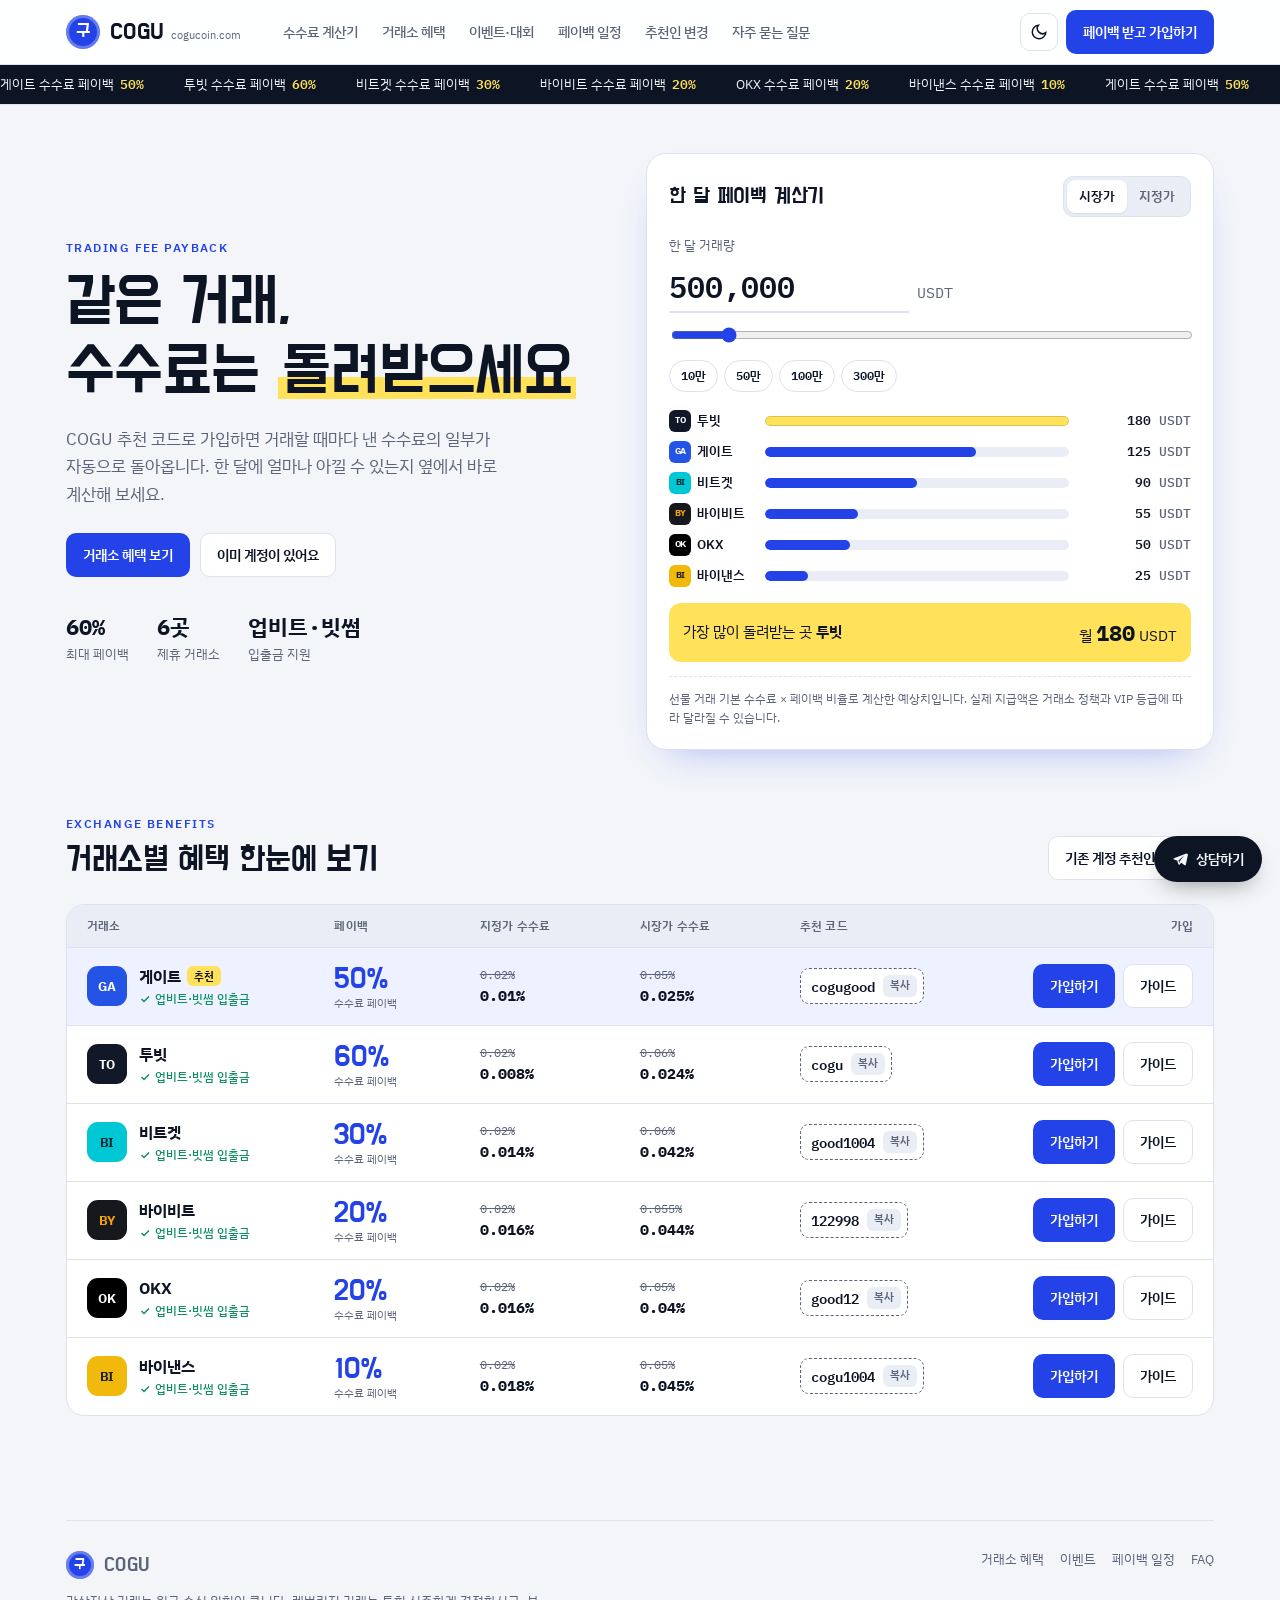
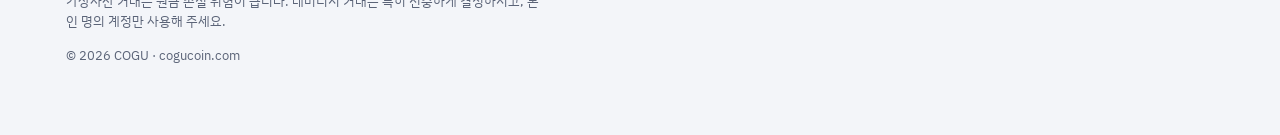
<file: index.html>
<!doctype html><html><head><meta charset=utf8><meta name=viewport content="width=device-width,initial-scale=1,viewport-fit=cover"><style>:root{color-scheme:light;box-sizing:border-box;padding-top:env(safe-area-inset-top,0px);padding-bottom:env(safe-area-inset-bottom,0px)}html{scroll-padding-top:env(safe-area-inset-top,0px)}body{margin:0;padding:0;font:14px -apple-system,BlinkMacSystemFont,sans-serif;background:#fff;color:#000}img{max-width:100%}[hidden]:not([hidden=until-found i]){display:none!important}</style></head><body>
<title>COGU 코구코인</title>
<meta name="claude:viewport-fit-sides" content="cover">
<link rel="preconnect" href="https://fonts.googleapis.com">
<link rel="preconnect" href="https://fonts.gstatic.com" crossorigin>
<link rel="stylesheet" href="https://fonts.googleapis.com/css2?family=Do+Hyeon&family=IBM+Plex+Mono:wght@500;600&family=IBM+Plex+Sans+KR:wght@400;500;600;700&display=swap">
<link rel="stylesheet" href="/style.css">

<header>
  <div class="wrap">
    <div class="nav">
      <a class="logo" href="#top" aria-label="COGU 홈">
        <span class="logo-mark">구</span>
        <span class="logo-word">COGU<small>cogucoin.com</small></span>
      </a>
      <nav class="menu" aria-label="주요 메뉴">
        <a href="#calc">수수료 계산기</a>
        <a href="#exchanges">거래소 혜택</a>
        <a href="/event">이벤트·대회</a>
        <a href="/payback">페이백 일정</a>
        <a href="/referral-change">추천인 변경</a>
        <a href="/support">자주 묻는 질문</a>
      </nav>
      <div class="nav-right">
        <button class="icon-btn" id="themeBtn" aria-label="화면 테마 바꾸기">
          <svg width="18" height="18" viewBox="0 0 24 24" fill="none" stroke="currentColor" stroke-width="2" stroke-linecap="round"><path d="M21 12.8A9 9 0 1 1 11.2 3a7 7 0 0 0 9.8 9.8z"/></svg>
        </button>
        <a class="btn btn-primary" href="#exchanges">페이백 받고 가입하기</a>
        <button class="icon-btn" id="menuBtn" aria-label="메뉴 열기" aria-expanded="false">
          <svg width="18" height="18" viewBox="0 0 24 24" fill="none" stroke="currentColor" stroke-width="2" stroke-linecap="round"><path d="M4 7h16M4 12h16M4 17h16"/></svg>
        </button>
      </div>
    </div>
    <nav class="mobile-menu" id="mobileMenu" aria-label="모바일 메뉴">
      <a href="#calc">수수료 계산기</a><a href="#exchanges">거래소 혜택</a><a href="/event">이벤트·대회</a>
      <a href="/payback">페이백 일정</a><a href="/referral-change">추천인 변경</a><a href="/support">자주 묻는 질문</a>
    </nav>
  </div>
</header>

<div class="ticker" aria-hidden="true"><div class="ticker-track" id="ticker"></div></div>

<main id="top">
  <section class="hero" id="calc">
    <div class="wrap hero-grid">
      <div>
        <div class="eyebrow">TRADING FEE PAYBACK</div>
        <h1 style="margin-top:12px">같은 거래,<br>수수료는 <span class="hl">돌려받으세요</span></h1>
        <p class="lead">COGU 추천 코드로 가입하면 거래할 때마다 낸 수수료의 일부가 자동으로 돌아옵니다. 한 달에 얼마나 아낄 수 있는지 옆에서 바로 계산해 보세요.</p>
        <div class="hero-actions">
          <a class="btn btn-primary" href="#exchanges">거래소 혜택 보기</a>
          <a class="btn btn-ghost" href="/referral-change">이미 계정이 있어요</a>
        </div>
        <div class="hero-facts">
          <div><b id="factMax">70%</b><span>최대 페이백</span></div>
          <div><b id="factCount">6곳</b><span>제휴 거래소</span></div>
          <div><b>업비트·빗썸</b><span>입출금 지원</span></div>
        </div>
      </div>

      <div class="calc" aria-labelledby="calcTitle">
        <div class="calc-top">
          <h3 id="calcTitle">한 달 페이백 계산기</h3>
          <div class="seg" role="group" aria-label="주문 방식">
            <button id="ordTaker" aria-pressed="true">시장가</button>
            <button id="ordMaker" aria-pressed="false">지정가</button>
          </div>
        </div>
        <div class="vol">
          <label for="volInput">한 달 거래량</label>
          <div class="vol-row">
            <input class="vol-input" id="volInput" inputmode="numeric" value="500,000" aria-describedby="volUnit">
            <span class="unit" id="volUnit">USDT</span>
          </div>
          <input type="range" id="volRange" min="10000" max="5000000" step="10000" value="500000" aria-label="거래량 조절">
          <div class="presets">
            <button data-v="100000">10만</button><button data-v="500000">50만</button><button data-v="1000000">100만</button><button data-v="3000000">300만</button>
          </div>
        </div>
        <div class="bars" id="bars"></div>
        <div class="calc-sum">
          <span>가장 많이 돌려받는 곳 <b id="bestName" style="font-family:var(--f-body);font-size:15px"></b></span>
          <span>월 <b id="bestVal"></b> USDT</span>
        </div>
        <div class="calc-note">선물 거래 기본 수수료 × 페이백 비율로 계산한 예상치입니다. 실제 지급액은 거래소 정책과 VIP 등급에 따라 달라질 수 있습니다.</div>
      </div>
    </div>
  </section>

  <section class="sec" id="exchanges" style="padding-top:32px">
    <div class="wrap">
      <div class="sec-head">
        <div>
          <div class="eyebrow">EXCHANGE BENEFITS</div>
          <h2 style="margin-top:8px">거래소별 혜택 한눈에 보기</h2>
        </div>
        <a class="btn btn-ghost" href="/referral-change">기존 계정 추천인 변경 →</a>
      </div>
      <div class="xtable" role="table" aria-label="거래소 혜택 비교">
        <div class="xrow head" role="row">
          <span role="columnheader">거래소</span><span role="columnheader">페이백</span><span role="columnheader">지정가 수수료</span><span role="columnheader">시장가 수수료</span><span role="columnheader">추천 코드</span><span role="columnheader" style="text-align:right">가입</span>
        </div>
        <div id="xrows"></div>
      </div>
    </div>
  </section>

</main>

<footer>
  <div class="wrap">
    <div class="foot">
      <div>
        <a class="logo" href="#top"><span class="logo-mark" style="width:28px;height:28px;font-size:15px">구</span><span class="logo-word" style="font-size:20px">COGU</span></a>
        <p class="risk">가상자산 거래는 원금 손실 위험이 큽니다. 레버리지 거래는 특히 신중하게 결정하시고, 본인 명의 계정만 사용해 주세요.</p>
        <p>© 2026 COGU · cogucoin.com</p>
      </div>
      <nav aria-label="하단 메뉴">
        <a href="#exchanges">거래소 혜택</a><a href="/event">이벤트</a><a href="/payback">페이백 일정</a><a href="/support">FAQ</a>
      </nav>
    </div>
  </div>
</footer>

<a class="fab" href="https://t.me/cogucoin" target="_blank" rel="noopener">
  <svg width="16" height="16" viewBox="0 0 24 24" fill="currentColor"><path d="M21.5 3.6 2.9 10.8c-1 .4-1 1.6.1 1.9l4.7 1.5 1.8 5.6c.3.8 1.3 1 1.9.4l2.6-2.5 4.9 3.6c.7.5 1.6.1 1.8-.7l3.2-15.1c.2-1-.7-1.8-1.7-1.4zM9.7 14.3l8.6-7.6-6.9 8.7-.3 3.3-1.4-4.4z"/></svg>
  상담하기
</a>
<div class="toast" id="toast" hidden></div>

<script src="/data.js"></script>
<script src="/common.js"></script>
<script>
/* ticker */
const tick = EXCHANGES.map(e=>`<span>${e.ko} 수수료 페이백<b>${e.payback}%</b></span>`).join("");
$("#ticker").innerHTML = tick + tick;
$("#factMax").textContent = Math.max(...EXCHANGES.map(e=>e.payback)) + "%";
$("#factCount").textContent = EXCHANGES.length + "곳";

/* exchange table */
$("#xrows").innerHTML = EXCHANGES.map(e => {
  const rm = e.maker*(1-e.payback/100), rt = e.taker*(1-e.payback/100);
  return `<div class="xrow${e.pick?" pick":""}" role="row">
    <div class="xname" role="cell">${mono(e)}<div style="min-width:0"><b>${e.ko}${e.pick?'<span class="badge">추천</span>':""}</b><small><svg width="12" height="12" viewBox="0 0 24 24" fill="none" stroke="currentColor" stroke-width="3"><path d="M5 12l5 5L20 7"/></svg>업비트·빗썸 입출금</small></div></div>
    <div class="pb" role="cell">${e.payback}%<small>수수료 페이백</small></div>
    <div class="fee mk" role="cell"><span class="lbl">지정가</span><s>${fmtPct(e.maker)}</s><b>${fmtPct(rm)}</b></div>
    <div class="fee tk" role="cell"><span class="lbl">시장가</span><s>${fmtPct(e.taker)}</s><b>${fmtPct(rt)}</b></div>
    <button class="code" role="cell" data-code="${e.code}" aria-label="${e.ko} 추천 코드 ${e.code} 복사">${e.code}<em>복사</em></button>
    <div class="xact" role="cell"><a class="btn btn-primary" href="${e.link}" target="_blank" rel="noopener">가입하기</a><a class="btn btn-ghost" href="/referral-change?x=${e.id}">가이드</a></div>
  </div>`}).join("");

document.addEventListener("click", ev => {
  const c = ev.target.closest(".code");
  if (c) {
    const code = c.dataset.code;
    const done = () => {c.classList.add("copied");c.querySelector("em").textContent="복사됨";toast(`추천 코드 ${code} 복사됨`);setTimeout(()=>{c.classList.remove("copied");c.querySelector("em").textContent="복사"},1600)};
    try { navigator.clipboard.writeText(code).then(done).catch(()=>{selectText(c);toast("코드를 길게 눌러 복사해 주세요")}); }
    catch(_) { selectText(c); toast("코드를 길게 눌러 복사해 주세요"); }
  }
});
function selectText(el){const r=document.createRange();r.selectNodeContents(el.firstChild||el);const s=getSelection();s.removeAllRanges();s.addRange(r)}

/* calculator */
let vol = 500000, mode = "taker";
function renderCalc(){
  const rows = EXCHANGES.map(e => ({e, v: vol * (mode==="taker"?e.taker:e.maker)/100 * e.payback/100})).sort((a,b)=>b.v-a.v);
  const max = rows[0].v || 1;
  $("#bars").innerHTML = rows.map((r,i)=>`<div class="bar${i===0?" top":""}"><span class="bar-name">${mono(r.e,"mono")}${r.e.ko}</span><div class="bar-track"><div class="bar-fill" style="width:${Math.max(2,r.v/max*100)}%"></div></div><span class="bar-val">${fmtNum(r.v)} <span style="color:var(--muted);font-weight:500">USDT</span></span></div>`).join("");
  document.querySelectorAll(".bar .mono").forEach(m=>{m.style.width="22px";m.style.height="22px";m.style.fontSize="9px";m.style.borderRadius="6px"});
  $("#bestName").textContent = rows[0].e.ko;
  $("#bestVal").textContent = fmtNum(rows[0].v);
}
function setVol(v, from){
  vol = Math.max(0, Math.min(100000000, v||0));
  if (from!=="input") $("#volInput").value = vol.toLocaleString("ko-KR");
  if (from!=="range") $("#volRange").value = Math.min(5000000, vol);
  renderCalc();
}
$("#volInput").addEventListener("input", e => {
  const raw = e.target.value.replace(/[^0-9]/g,"");
  e.target.value = raw ? (+raw).toLocaleString("ko-KR") : "";
  setVol(+raw, "input");
});
$("#volRange").addEventListener("input", e => setVol(+e.target.value, "range"));
document.querySelectorAll(".presets button").forEach(b => b.addEventListener("click", () => setVol(+b.dataset.v)));
[["#ordTaker","taker"],["#ordMaker","maker"]].forEach(([s,m]) => $(s).addEventListener("click", () => {
  mode = m; $("#ordTaker").setAttribute("aria-pressed", m==="taker"); $("#ordMaker").setAttribute("aria-pressed", m==="maker"); renderCalc();
}));
renderCalc();

</script>

</body></html>
</file>
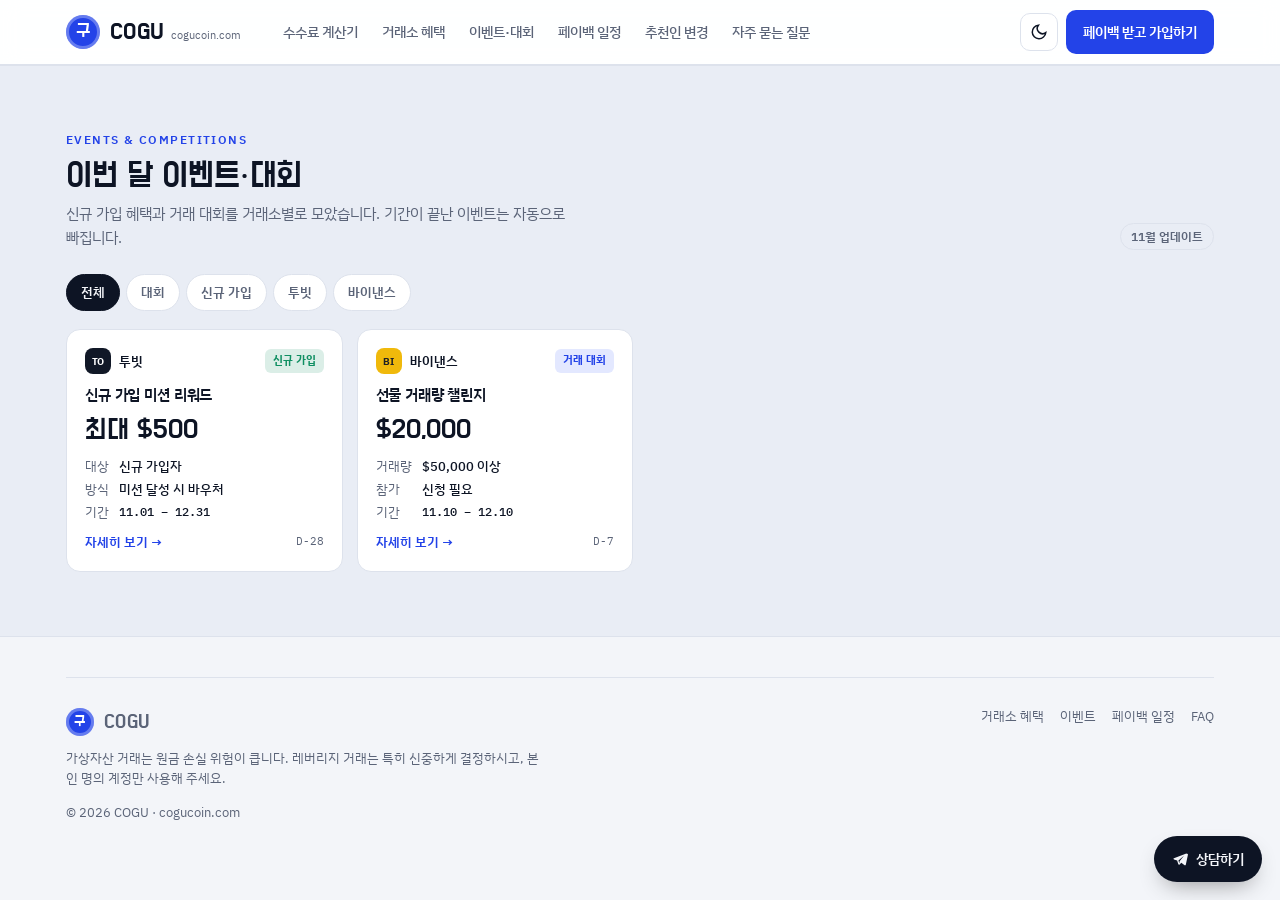
<file: event/index.html>
<!doctype html><html><head><meta charset=utf8><meta name=viewport content="width=device-width,initial-scale=1,viewport-fit=cover"><style>:root{color-scheme:light;box-sizing:border-box;padding-top:env(safe-area-inset-top,0px);padding-bottom:env(safe-area-inset-bottom,0px)}html{scroll-padding-top:env(safe-area-inset-top,0px)}body{margin:0;padding:0;font:14px -apple-system,BlinkMacSystemFont,sans-serif;background:#fff;color:#000}img{max-width:100%}[hidden]:not([hidden=until-found i]){display:none!important}</style></head><body>
<title>이벤트·대회 | COGU 코구코인</title>
<meta name="claude:viewport-fit-sides" content="cover">
<link rel="preconnect" href="https://fonts.googleapis.com">
<link rel="preconnect" href="https://fonts.gstatic.com" crossorigin>
<link rel="stylesheet" href="https://fonts.googleapis.com/css2?family=Do+Hyeon&family=IBM+Plex+Mono:wght@500;600&family=IBM+Plex+Sans+KR:wght@400;500;600;700&display=swap">
<link rel="stylesheet" href="/style.css">

<header>
  <div class="wrap">
    <div class="nav">
      <a class="logo" href="/" aria-label="COGU 홈">
        <span class="logo-mark">구</span>
        <span class="logo-word">COGU<small>cogucoin.com</small></span>
      </a>
      <nav class="menu" aria-label="주요 메뉴">
        <a href="/#calc">수수료 계산기</a>
        <a href="/#exchanges">거래소 혜택</a>
        <a href="/event">이벤트·대회</a>
        <a href="/payback">페이백 일정</a>
        <a href="/referral-change">추천인 변경</a>
        <a href="/support">자주 묻는 질문</a>
      </nav>
      <div class="nav-right">
        <button class="icon-btn" id="themeBtn" aria-label="화면 테마 바꾸기">
          <svg width="18" height="18" viewBox="0 0 24 24" fill="none" stroke="currentColor" stroke-width="2" stroke-linecap="round"><path d="M21 12.8A9 9 0 1 1 11.2 3a7 7 0 0 0 9.8 9.8z"/></svg>
        </button>
        <a class="btn btn-primary" href="/#exchanges">페이백 받고 가입하기</a>
        <button class="icon-btn" id="menuBtn" aria-label="메뉴 열기" aria-expanded="false">
          <svg width="18" height="18" viewBox="0 0 24 24" fill="none" stroke="currentColor" stroke-width="2" stroke-linecap="round"><path d="M4 7h16M4 12h16M4 17h16"/></svg>
        </button>
      </div>
    </div>
    <nav class="mobile-menu" id="mobileMenu" aria-label="모바일 메뉴">
      <a href="/#calc">수수료 계산기</a><a href="/#exchanges">거래소 혜택</a><a href="/event">이벤트·대회</a>
      <a href="/payback">페이백 일정</a><a href="/referral-change">추천인 변경</a><a href="/support">자주 묻는 질문</a>
    </nav>
  </div>
</header>

<main id="top">
  <section class="sec" id="events" style="background:var(--sunk);border-block:1px solid var(--line)">
    <div class="wrap">
      <div class="sec-head">
        <div>
          <div class="eyebrow">EVENTS &amp; COMPETITIONS</div>
          <h2 style="margin-top:8px">이번 달 이벤트·대회</h2>
          <p>신규 가입 혜택과 거래 대회를 거래소별로 모았습니다. 기간이 끝난 이벤트는 자동으로 빠집니다.</p>
        </div>
        <span class="chip">11월 업데이트</span>
      </div>
      <div class="filters" id="filters" role="group" aria-label="이벤트 필터"></div>
      <div class="events" id="eventList"></div>
    </div>
  </section>

</main>

<footer>
  <div class="wrap">
    <div class="foot">
      <div>
        <a class="logo" href="/"><span class="logo-mark" style="width:28px;height:28px;font-size:15px">구</span><span class="logo-word" style="font-size:20px">COGU</span></a>
        <p class="risk">가상자산 거래는 원금 손실 위험이 큽니다. 레버리지 거래는 특히 신중하게 결정하시고, 본인 명의 계정만 사용해 주세요.</p>
        <p>© 2026 COGU · cogucoin.com</p>
      </div>
      <nav aria-label="하단 메뉴">
        <a href="/#exchanges">거래소 혜택</a><a href="/event">이벤트</a><a href="/payback">페이백 일정</a><a href="/support">FAQ</a>
      </nav>
    </div>
  </div>
</footer>

<a class="fab" href="https://t.me/cogucoin" target="_blank" rel="noopener">
  <svg width="16" height="16" viewBox="0 0 24 24" fill="currentColor"><path d="M21.5 3.6 2.9 10.8c-1 .4-1 1.6.1 1.9l4.7 1.5 1.8 5.6c.3.8 1.3 1 1.9.4l2.6-2.5 4.9 3.6c.7.5 1.6.1 1.8-.7l3.2-15.1c.2-1-.7-1.8-1.7-1.4zM9.7 14.3l8.6-7.6-6.9 8.7-.3 3.3-1.4-4.4z"/></svg>
  상담하기
</a>
<div class="toast" id="toast" hidden></div>

<script src="/data.js"></script>
<script src="/common.js"></script>
<script>
/* events */
const today = new Date(); today.setHours(0,0,0,0);
const live = EVENTS.filter(ev => new Date(ev.end+"T23:59:59") >= today);
let filt = "all";
const used = [...new Set(live.map(e=>e.ex))];
const fdefs = [["all","전체"],["comp","대회"],["new","신규 가입"],...used.map(id=>[id,byId[id].ko])];
$("#filters").innerHTML = fdefs.map(([k,l])=>`<button data-f="${k}" aria-pressed="${k==="all"}">${l}</button>`).join("");
$("#filters").addEventListener("click", e => {
  const b = e.target.closest("button"); if(!b) return;
  filt = b.dataset.f;
  $("#filters").querySelectorAll("button").forEach(x=>x.setAttribute("aria-pressed", x===b));
  renderEvents();
});
function dday(end){const d=Math.ceil((new Date(end+"T23:59:59")-new Date())/864e5);return d<=0?"오늘 마감":`D-${d}`}
function renderEvents(){
  const list = live.filter(ev => filt==="all" || ev.type===filt || ev.ex===filt);
  $("#eventList").innerHTML = list.length ? list.map(ev => {
    const e = byId[ev.ex];
    return `<a class="ev" href="${ev.link}" target="_blank" rel="noopener">
      <div class="ev-top"><span class="ev-ex">${mono(e)}${e.ko}</span><span class="ev-type ${ev.type}">${ev.type==="comp"?"거래 대회":"신규 가입"}</span></div>
      <h3>${ev.title}</h3>
      <div class="prize">${ev.prize}</div>
      <dl>${ev.cond.map(([k,v])=>`<dt>${k}</dt><dd>${v}</dd>`).join("")}<dt>기간</dt><dd class="num" style="font-size:12px">${ev.start.slice(5).replace("-",".")} – ${ev.end.slice(5).replace("-",".")}</dd></dl>
      <div style="display:flex;justify-content:space-between;align-items:center;margin-top:auto"><span class="go">자세히 보기 →</span><span class="dday">${dday(ev.end)}</span></div>
    </a>`}).join("") : `<p style="color:var(--muted)">진행 중인 이벤트가 없습니다.</p>`;
}
renderEvents();

</script>
</body></html>
</file>
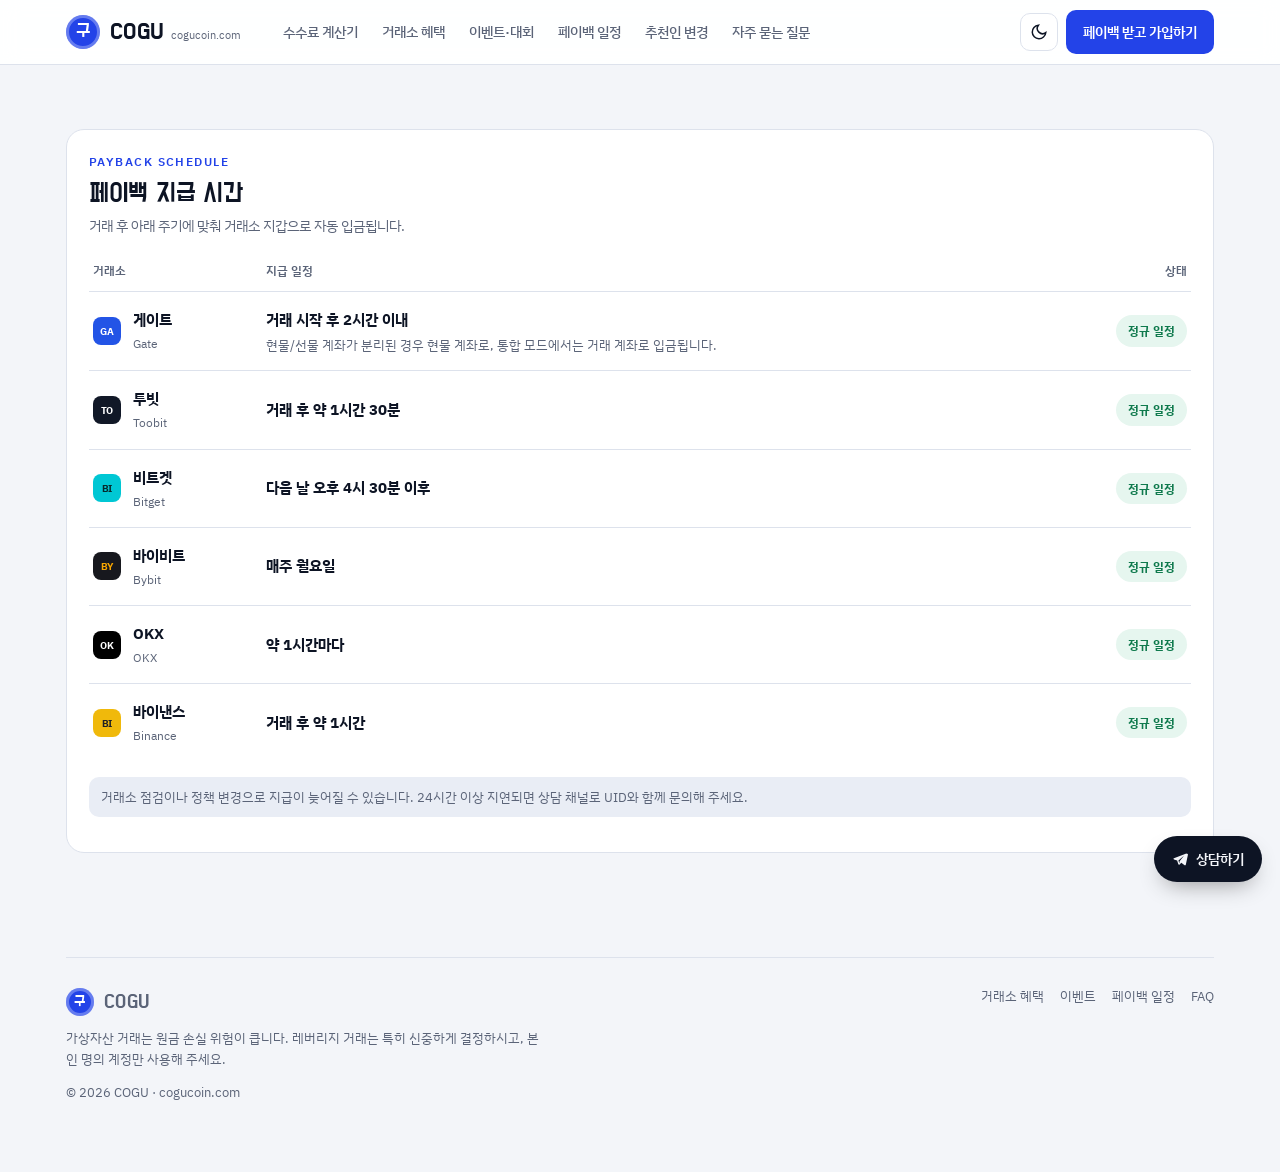
<file: payback/index.html>
<!doctype html><html><head><meta charset=utf8><meta name=viewport content="width=device-width,initial-scale=1,viewport-fit=cover"><style>:root{color-scheme:light;box-sizing:border-box;padding-top:env(safe-area-inset-top,0px);padding-bottom:env(safe-area-inset-bottom,0px)}html{scroll-padding-top:env(safe-area-inset-top,0px)}body{margin:0;padding:0;font:14px -apple-system,BlinkMacSystemFont,sans-serif;background:#fff;color:#000}img{max-width:100%}[hidden]:not([hidden=until-found i]){display:none!important}</style></head><body>
<title>페이백 지급 일정 | COGU 코구코인</title>
<meta name="claude:viewport-fit-sides" content="cover">
<link rel="preconnect" href="https://fonts.googleapis.com">
<link rel="preconnect" href="https://fonts.gstatic.com" crossorigin>
<link rel="stylesheet" href="https://fonts.googleapis.com/css2?family=Do+Hyeon&family=IBM+Plex+Mono:wght@500;600&family=IBM+Plex+Sans+KR:wght@400;500;600;700&display=swap">
<link rel="stylesheet" href="/style.css">

<header>
  <div class="wrap">
    <div class="nav">
      <a class="logo" href="/" aria-label="COGU 홈">
        <span class="logo-mark">구</span>
        <span class="logo-word">COGU<small>cogucoin.com</small></span>
      </a>
      <nav class="menu" aria-label="주요 메뉴">
        <a href="/#calc">수수료 계산기</a>
        <a href="/#exchanges">거래소 혜택</a>
        <a href="/event">이벤트·대회</a>
        <a href="/payback">페이백 일정</a>
        <a href="/referral-change">추천인 변경</a>
        <a href="/support">자주 묻는 질문</a>
      </nav>
      <div class="nav-right">
        <button class="icon-btn" id="themeBtn" aria-label="화면 테마 바꾸기">
          <svg width="18" height="18" viewBox="0 0 24 24" fill="none" stroke="currentColor" stroke-width="2" stroke-linecap="round"><path d="M21 12.8A9 9 0 1 1 11.2 3a7 7 0 0 0 9.8 9.8z"/></svg>
        </button>
        <a class="btn btn-primary" href="/#exchanges">페이백 받고 가입하기</a>
        <button class="icon-btn" id="menuBtn" aria-label="메뉴 열기" aria-expanded="false">
          <svg width="18" height="18" viewBox="0 0 24 24" fill="none" stroke="currentColor" stroke-width="2" stroke-linecap="round"><path d="M4 7h16M4 12h16M4 17h16"/></svg>
        </button>
      </div>
    </div>
    <nav class="mobile-menu" id="mobileMenu" aria-label="모바일 메뉴">
      <a href="/#calc">수수료 계산기</a><a href="/#exchanges">거래소 혜택</a><a href="/event">이벤트·대회</a>
      <a href="/payback">페이백 일정</a><a href="/referral-change">추천인 변경</a><a href="/support">자주 묻는 질문</a>
    </nav>
  </div>
</header>

<main id="top">
  <section class="sec">
    <div class="wrap">
      <div class="panel" id="payback">
        <div class="eyebrow">PAYBACK SCHEDULE</div>
        <h2 style="margin-top:8px">페이백 지급 시간</h2>
        <p style="color:var(--muted);margin:6px 0 0;font-size:14px">거래 후 아래 주기에 맞춰 거래소 지갑으로 자동 입금됩니다.</p>
        <table class="sched"><thead><tr><th>거래소</th><th>지급 일정</th><th>상태</th></tr></thead><tbody id="schedRows"></tbody></table>
        <p class="warn">거래소 점검이나 정책 변경으로 지급이 늦어질 수 있습니다. 24시간 이상 지연되면 상담 채널로 UID와 함께 문의해 주세요.</p>
      </div>
    </div>
  </section>
</main>

<footer>
  <div class="wrap">
    <div class="foot">
      <div>
        <a class="logo" href="/"><span class="logo-mark" style="width:28px;height:28px;font-size:15px">구</span><span class="logo-word" style="font-size:20px">COGU</span></a>
        <p class="risk">가상자산 거래는 원금 손실 위험이 큽니다. 레버리지 거래는 특히 신중하게 결정하시고, 본인 명의 계정만 사용해 주세요.</p>
        <p>© 2026 COGU · cogucoin.com</p>
      </div>
      <nav aria-label="하단 메뉴">
        <a href="/#exchanges">거래소 혜택</a><a href="/event">이벤트</a><a href="/payback">페이백 일정</a><a href="/support">FAQ</a>
      </nav>
    </div>
  </div>
</footer>

<a class="fab" href="https://t.me/cogucoin" target="_blank" rel="noopener">
  <svg width="16" height="16" viewBox="0 0 24 24" fill="currentColor"><path d="M21.5 3.6 2.9 10.8c-1 .4-1 1.6.1 1.9l4.7 1.5 1.8 5.6c.3.8 1.3 1 1.9.4l2.6-2.5 4.9 3.6c.7.5 1.6.1 1.8-.7l3.2-15.1c.2-1-.7-1.8-1.7-1.4zM9.7 14.3l8.6-7.6-6.9 8.7-.3 3.3-1.4-4.4z"/></svg>
  상담하기
</a>
<div class="toast" id="toast" hidden></div>

<script src="/data.js"></script>
<script src="/common.js"></script>
<script>
$("#schedRows").innerHTML = EXCHANGES.map(e=>`<tr><td><span class="ex">${mono(e)}<span><b>${e.ko}</b><small>${e.name}</small></span></span></td><td><div class="when">${e.schedule}</div>${e.scheduleNote?`<div class="note">${e.scheduleNote}</div>`:""}</td><td><span class="pill">정규 일정</span></td></tr>`).join("");
document.querySelectorAll("#schedRows .mono").forEach(m=>{m.style.width="28px";m.style.height="28px";m.style.fontSize="10px";m.style.borderRadius="8px"});
</script>
</body></html>
</file>
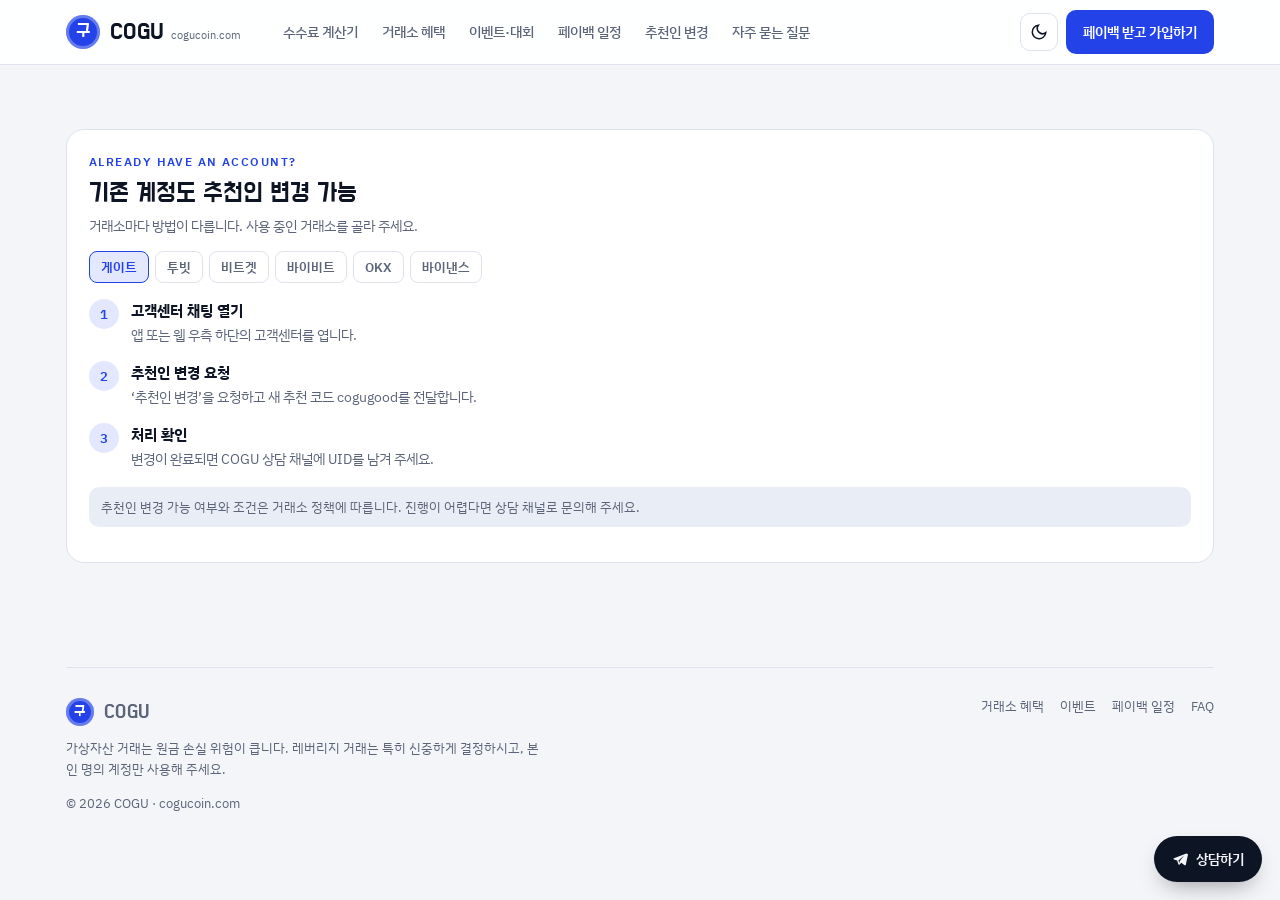
<file: referral-change/index.html>
<!doctype html><html><head><meta charset=utf8><meta name=viewport content="width=device-width,initial-scale=1,viewport-fit=cover"><style>:root{color-scheme:light;box-sizing:border-box;padding-top:env(safe-area-inset-top,0px);padding-bottom:env(safe-area-inset-bottom,0px)}html{scroll-padding-top:env(safe-area-inset-top,0px)}body{margin:0;padding:0;font:14px -apple-system,BlinkMacSystemFont,sans-serif;background:#fff;color:#000}img{max-width:100%}[hidden]:not([hidden=until-found i]){display:none!important}</style></head><body>
<title>추천인 변경 | COGU 코구코인</title>
<meta name="claude:viewport-fit-sides" content="cover">
<link rel="preconnect" href="https://fonts.googleapis.com">
<link rel="preconnect" href="https://fonts.gstatic.com" crossorigin>
<link rel="stylesheet" href="https://fonts.googleapis.com/css2?family=Do+Hyeon&family=IBM+Plex+Mono:wght@500;600&family=IBM+Plex+Sans+KR:wght@400;500;600;700&display=swap">
<link rel="stylesheet" href="/style.css">

<header>
  <div class="wrap">
    <div class="nav">
      <a class="logo" href="/" aria-label="COGU 홈">
        <span class="logo-mark">구</span>
        <span class="logo-word">COGU<small>cogucoin.com</small></span>
      </a>
      <nav class="menu" aria-label="주요 메뉴">
        <a href="/#calc">수수료 계산기</a>
        <a href="/#exchanges">거래소 혜택</a>
        <a href="/event">이벤트·대회</a>
        <a href="/payback">페이백 일정</a>
        <a href="/referral-change">추천인 변경</a>
        <a href="/support">자주 묻는 질문</a>
      </nav>
      <div class="nav-right">
        <button class="icon-btn" id="themeBtn" aria-label="화면 테마 바꾸기">
          <svg width="18" height="18" viewBox="0 0 24 24" fill="none" stroke="currentColor" stroke-width="2" stroke-linecap="round"><path d="M21 12.8A9 9 0 1 1 11.2 3a7 7 0 0 0 9.8 9.8z"/></svg>
        </button>
        <a class="btn btn-primary" href="/#exchanges">페이백 받고 가입하기</a>
        <button class="icon-btn" id="menuBtn" aria-label="메뉴 열기" aria-expanded="false">
          <svg width="18" height="18" viewBox="0 0 24 24" fill="none" stroke="currentColor" stroke-width="2" stroke-linecap="round"><path d="M4 7h16M4 12h16M4 17h16"/></svg>
        </button>
      </div>
    </div>
    <nav class="mobile-menu" id="mobileMenu" aria-label="모바일 메뉴">
      <a href="/#calc">수수료 계산기</a><a href="/#exchanges">거래소 혜택</a><a href="/event">이벤트·대회</a>
      <a href="/payback">페이백 일정</a><a href="/referral-change">추천인 변경</a><a href="/support">자주 묻는 질문</a>
    </nav>
  </div>
</header>

<main id="top">
  <section class="sec">
    <div class="wrap">
      <div class="panel" id="referral">
        <div class="eyebrow">ALREADY HAVE AN ACCOUNT?</div>
        <h2 style="margin-top:8px">기존 계정도 추천인 변경 가능</h2>
        <p style="color:var(--muted);margin:6px 0 0;font-size:14px">거래소마다 방법이 다릅니다. 사용 중인 거래소를 골라 주세요.</p>
        <div class="xtabs" id="refTabs" role="group" aria-label="거래소 선택"></div>
        <ol class="steps" id="refSteps"></ol>
        <p class="warn">추천인 변경 가능 여부와 조건은 거래소 정책에 따릅니다. 진행이 어렵다면 상담 채널로 문의해 주세요.</p>
      </div>
    </div>
  </section>

</main>

<footer>
  <div class="wrap">
    <div class="foot">
      <div>
        <a class="logo" href="/"><span class="logo-mark" style="width:28px;height:28px;font-size:15px">구</span><span class="logo-word" style="font-size:20px">COGU</span></a>
        <p class="risk">가상자산 거래는 원금 손실 위험이 큽니다. 레버리지 거래는 특히 신중하게 결정하시고, 본인 명의 계정만 사용해 주세요.</p>
        <p>© 2026 COGU · cogucoin.com</p>
      </div>
      <nav aria-label="하단 메뉴">
        <a href="/#exchanges">거래소 혜택</a><a href="/event">이벤트</a><a href="/payback">페이백 일정</a><a href="/support">FAQ</a>
      </nav>
    </div>
  </div>
</footer>

<a class="fab" href="https://t.me/cogucoin" target="_blank" rel="noopener">
  <svg width="16" height="16" viewBox="0 0 24 24" fill="currentColor"><path d="M21.5 3.6 2.9 10.8c-1 .4-1 1.6.1 1.9l4.7 1.5 1.8 5.6c.3.8 1.3 1 1.9.4l2.6-2.5 4.9 3.6c.7.5 1.6.1 1.8-.7l3.2-15.1c.2-1-.7-1.8-1.7-1.4zM9.7 14.3l8.6-7.6-6.9 8.7-.3 3.3-1.4-4.4z"/></svg>
  상담하기
</a>
<div class="toast" id="toast" hidden></div>

<script src="/data.js"></script>
<script src="/common.js"></script>
<script>
/* referral change */
$("#refTabs").innerHTML = EXCHANGES.map((e,i)=>`<button data-x="${e.id}" aria-pressed="${i===0}">${e.ko}</button>`).join("");
function setRef(id){
  $("#refTabs").querySelectorAll("button").forEach(b=>b.setAttribute("aria-pressed", b.dataset.x===id));
  $("#refSteps").innerHTML = (REF_STEPS[id]||[]).map(([t,d])=>`<li><div><b>${t}</b><span>${d}</span></div></li>`).join("");
}
$("#refTabs").addEventListener("click", e => {const b=e.target.closest("button"); if(b) setRef(b.dataset.x)});
const qx=new URLSearchParams(location.search).get("x");
setRef(REF_STEPS[qx]?qx:EXCHANGES[0].id);

</script>
</body></html>
</file>
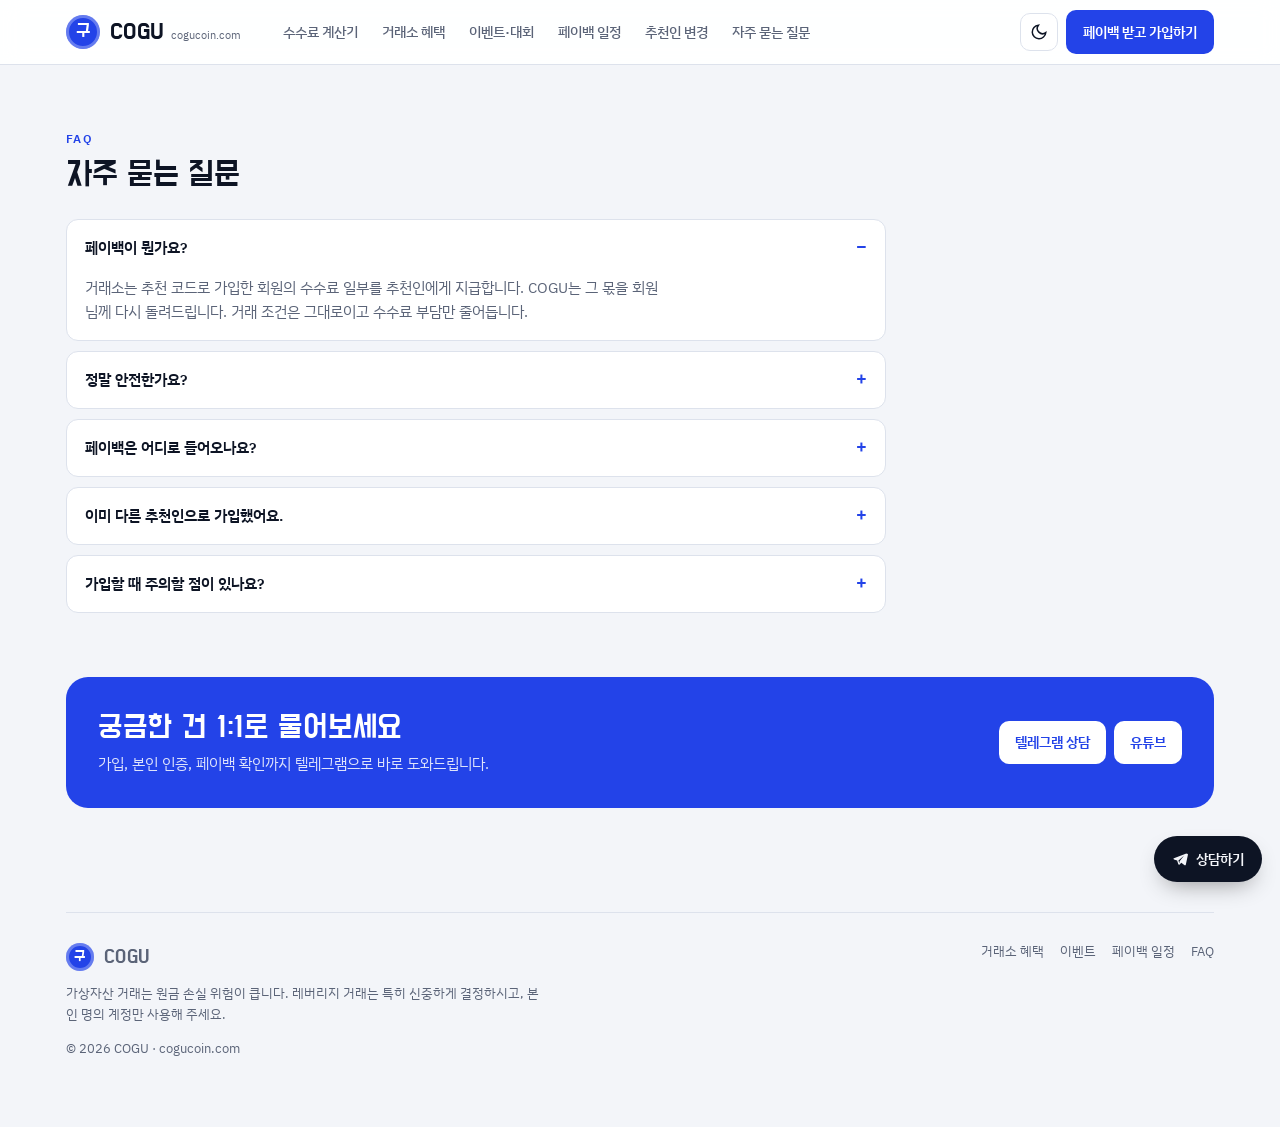
<file: support/index.html>
<!doctype html><html><head><meta charset=utf8><meta name=viewport content="width=device-width,initial-scale=1,viewport-fit=cover"><style>:root{color-scheme:light;box-sizing:border-box;padding-top:env(safe-area-inset-top,0px);padding-bottom:env(safe-area-inset-bottom,0px)}html{scroll-padding-top:env(safe-area-inset-top,0px)}body{margin:0;padding:0;font:14px -apple-system,BlinkMacSystemFont,sans-serif;background:#fff;color:#000}img{max-width:100%}[hidden]:not([hidden=until-found i]){display:none!important}</style></head><body>
<title>자주 묻는 질문·상담 | COGU 코구코인</title>
<meta name="claude:viewport-fit-sides" content="cover">
<link rel="preconnect" href="https://fonts.googleapis.com">
<link rel="preconnect" href="https://fonts.gstatic.com" crossorigin>
<link rel="stylesheet" href="https://fonts.googleapis.com/css2?family=Do+Hyeon&family=IBM+Plex+Mono:wght@500;600&family=IBM+Plex+Sans+KR:wght@400;500;600;700&display=swap">
<link rel="stylesheet" href="/style.css">

<header>
  <div class="wrap">
    <div class="nav">
      <a class="logo" href="/" aria-label="COGU 홈">
        <span class="logo-mark">구</span>
        <span class="logo-word">COGU<small>cogucoin.com</small></span>
      </a>
      <nav class="menu" aria-label="주요 메뉴">
        <a href="/#calc">수수료 계산기</a>
        <a href="/#exchanges">거래소 혜택</a>
        <a href="/event">이벤트·대회</a>
        <a href="/payback">페이백 일정</a>
        <a href="/referral-change">추천인 변경</a>
        <a href="/support">자주 묻는 질문</a>
      </nav>
      <div class="nav-right">
        <button class="icon-btn" id="themeBtn" aria-label="화면 테마 바꾸기">
          <svg width="18" height="18" viewBox="0 0 24 24" fill="none" stroke="currentColor" stroke-width="2" stroke-linecap="round"><path d="M21 12.8A9 9 0 1 1 11.2 3a7 7 0 0 0 9.8 9.8z"/></svg>
        </button>
        <a class="btn btn-primary" href="/#exchanges">페이백 받고 가입하기</a>
        <button class="icon-btn" id="menuBtn" aria-label="메뉴 열기" aria-expanded="false">
          <svg width="18" height="18" viewBox="0 0 24 24" fill="none" stroke="currentColor" stroke-width="2" stroke-linecap="round"><path d="M4 7h16M4 12h16M4 17h16"/></svg>
        </button>
      </div>
    </div>
    <nav class="mobile-menu" id="mobileMenu" aria-label="모바일 메뉴">
      <a href="/#calc">수수료 계산기</a><a href="/#exchanges">거래소 혜택</a><a href="/event">이벤트·대회</a>
      <a href="/payback">페이백 일정</a><a href="/referral-change">추천인 변경</a><a href="/support">자주 묻는 질문</a>
    </nav>
  </div>
</header>

<main id="top">
  <section class="sec" id="faq">
    <div class="wrap">
      <div class="sec-head"><div><div class="eyebrow">FAQ</div><h2 style="margin-top:8px">자주 묻는 질문</h2></div></div>
      <div class="faq">
        <details open><summary>페이백이 뭔가요?</summary><p>거래소는 추천 코드로 가입한 회원의 수수료 일부를 추천인에게 지급합니다. COGU는 그 몫을 회원님께 다시 돌려드립니다. 거래 조건은 그대로이고 수수료 부담만 줄어듭니다.</p></details>
        <details><summary>정말 안전한가요?</summary><p>모든 혜택은 각 거래소의 공식 파트너 프로그램을 통해 지급됩니다. COGU는 회원님의 계정, 비밀번호, 자산에 접근하지 않으며, 그런 정보를 요청하지도 않습니다.</p></details>
        <details><summary>페이백은 어디로 들어오나요?</summary><p>가입한 거래소 계정의 지갑으로 직접 들어옵니다. 지급 주기는 <a href="/payback">페이백 일정</a> 페이지에서 확인해 주세요.</p></details>
        <details><summary>이미 다른 추천인으로 가입했어요.</summary><p>일부 거래소는 고객센터를 통한 추천인 변경을 지원합니다. <a href="/referral-change">추천인 변경</a> 페이지에서 거래소를 선택해 방법을 확인해 주세요.</p></details>
        <details><summary>가입할 때 주의할 점이 있나요?</summary><p>반드시 본인 명의 정보로 가입하고 본인 인증(KYC)을 완료해 주세요. 타인 명의 계정은 페이백 지급이 제한되고 계정이 정지될 수 있습니다.</p></details>
      </div>
    </div>
  </section>

  <section class="sec" style="padding-top:0">
    <div class="wrap">
      <div class="contact">
        <div>
          <h2>궁금한 건 1:1로 물어보세요</h2>
          <p>가입, 본인 인증, 페이백 확인까지 텔레그램으로 바로 도와드립니다.</p>
        </div>
        <div class="links">
          <a href="https://t.me/cogucoin" target="_blank" rel="noopener">텔레그램 상담</a>
          <a href="https://www.youtube.com/@cogucoin" target="_blank" rel="noopener">유튜브</a>
        </div>
      </div>
    </div>
  </section>
</main>

<footer>
  <div class="wrap">
    <div class="foot">
      <div>
        <a class="logo" href="/"><span class="logo-mark" style="width:28px;height:28px;font-size:15px">구</span><span class="logo-word" style="font-size:20px">COGU</span></a>
        <p class="risk">가상자산 거래는 원금 손실 위험이 큽니다. 레버리지 거래는 특히 신중하게 결정하시고, 본인 명의 계정만 사용해 주세요.</p>
        <p>© 2026 COGU · cogucoin.com</p>
      </div>
      <nav aria-label="하단 메뉴">
        <a href="/#exchanges">거래소 혜택</a><a href="/event">이벤트</a><a href="/payback">페이백 일정</a><a href="/support">FAQ</a>
      </nav>
    </div>
  </div>
</footer>

<a class="fab" href="https://t.me/cogucoin" target="_blank" rel="noopener">
  <svg width="16" height="16" viewBox="0 0 24 24" fill="currentColor"><path d="M21.5 3.6 2.9 10.8c-1 .4-1 1.6.1 1.9l4.7 1.5 1.8 5.6c.3.8 1.3 1 1.9.4l2.6-2.5 4.9 3.6c.7.5 1.6.1 1.8-.7l3.2-15.1c.2-1-.7-1.8-1.7-1.4zM9.7 14.3l8.6-7.6-6.9 8.7-.3 3.3-1.4-4.4z"/></svg>
  상담하기
</a>
<div class="toast" id="toast" hidden></div>

<script src="/data.js"></script>
<script src="/common.js"></script>
<script>
</script>
</body></html>
</file>
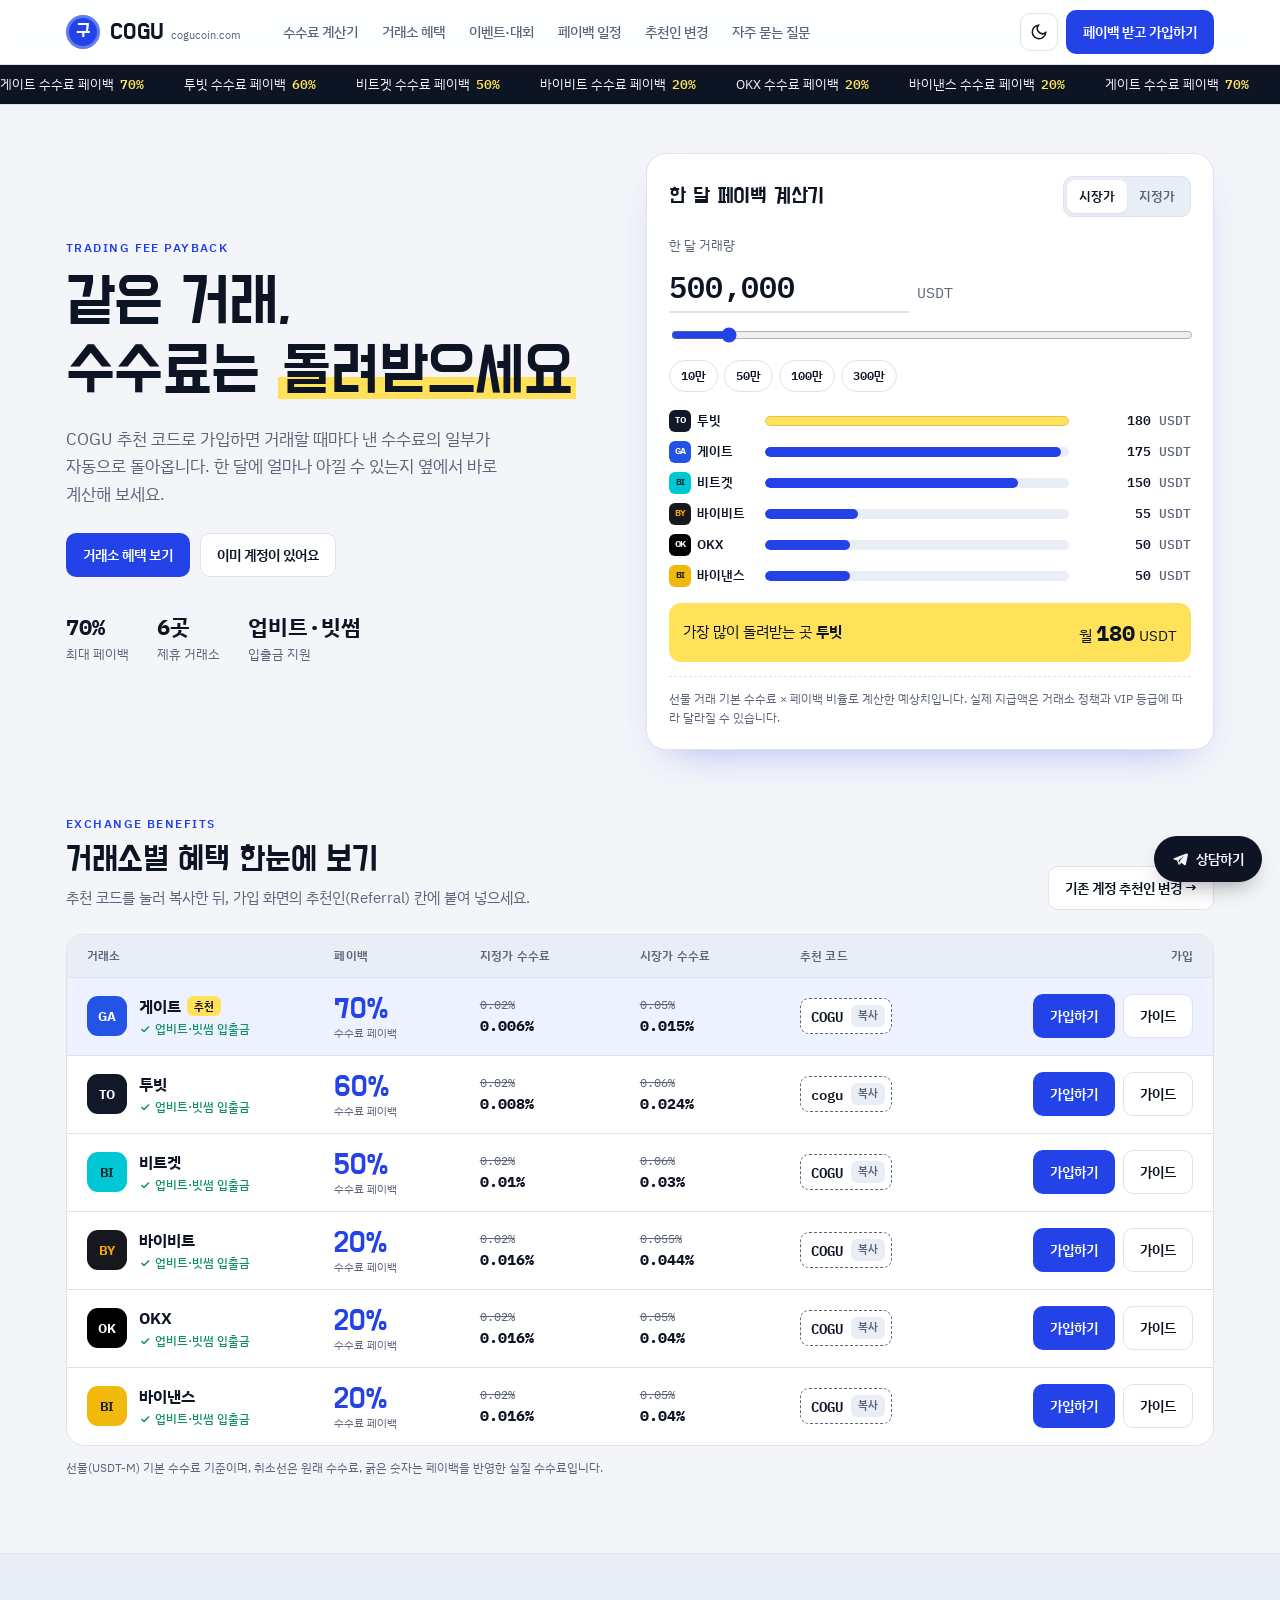
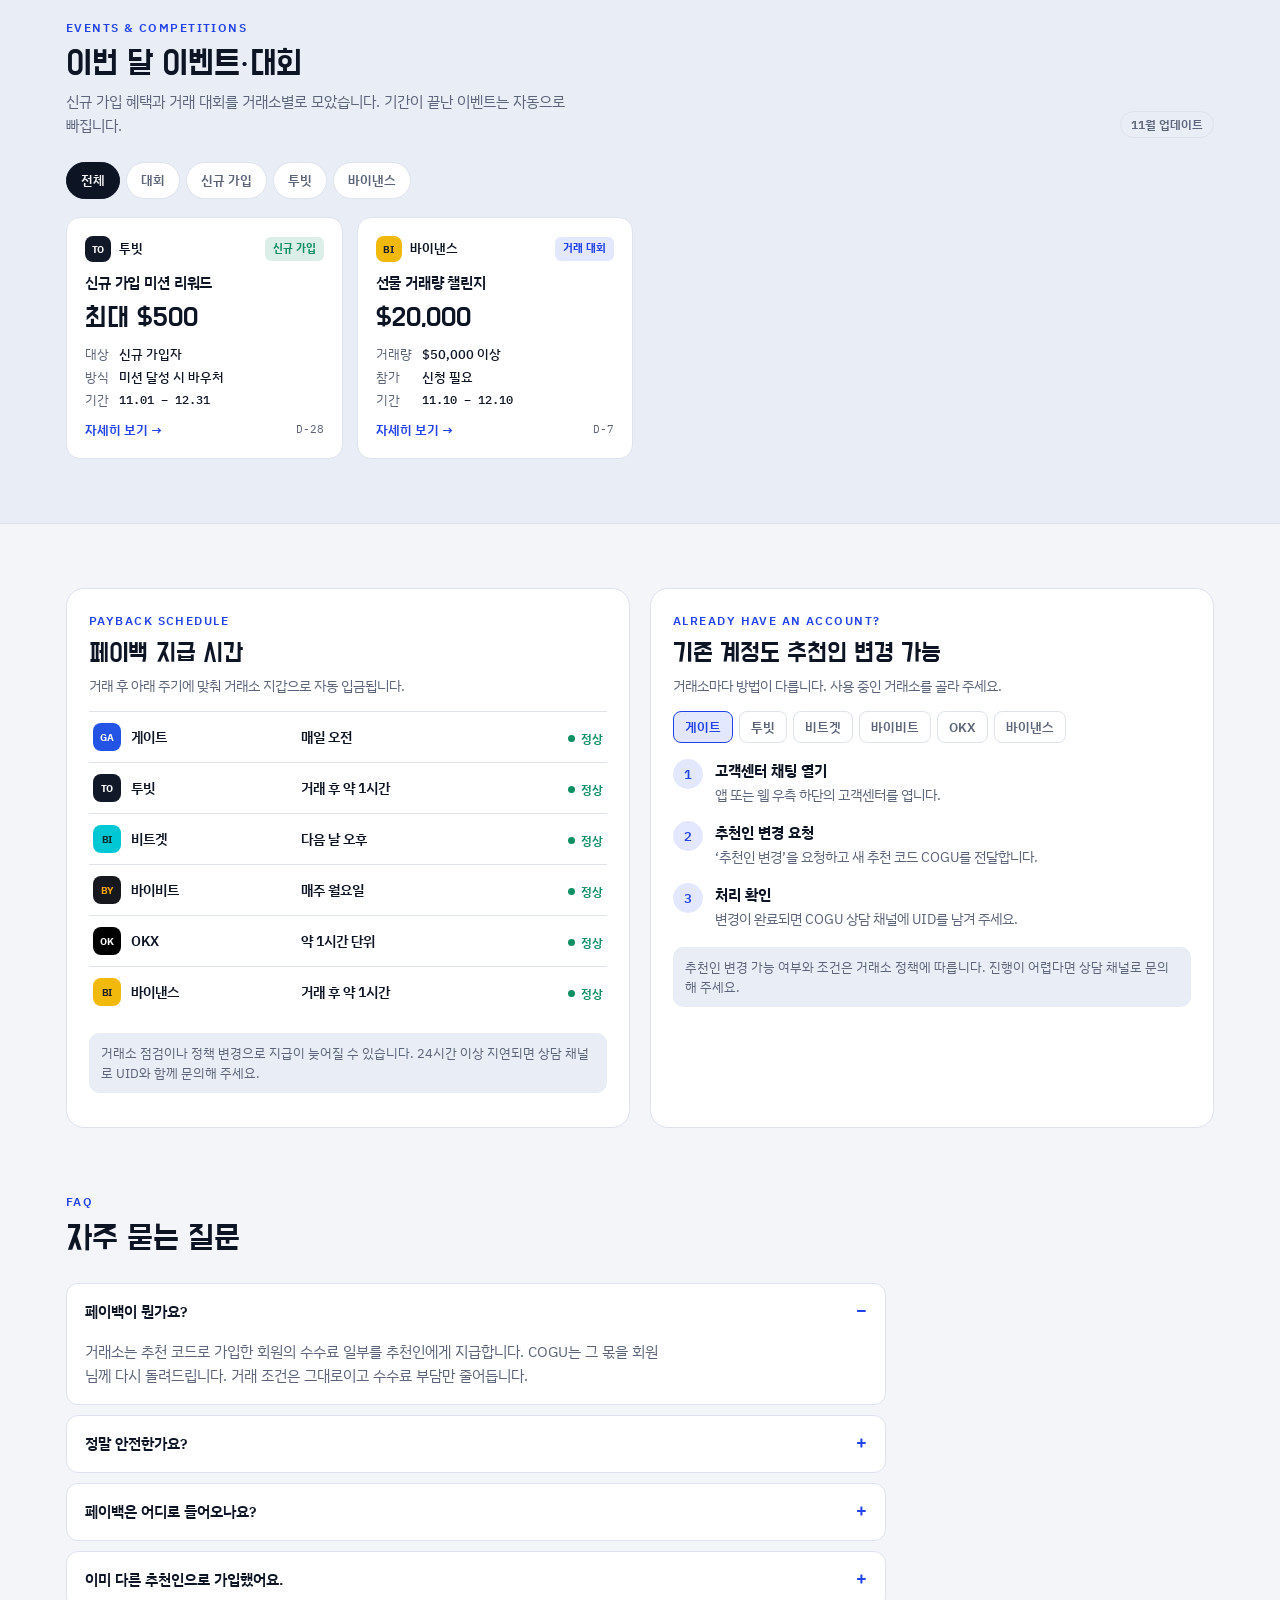
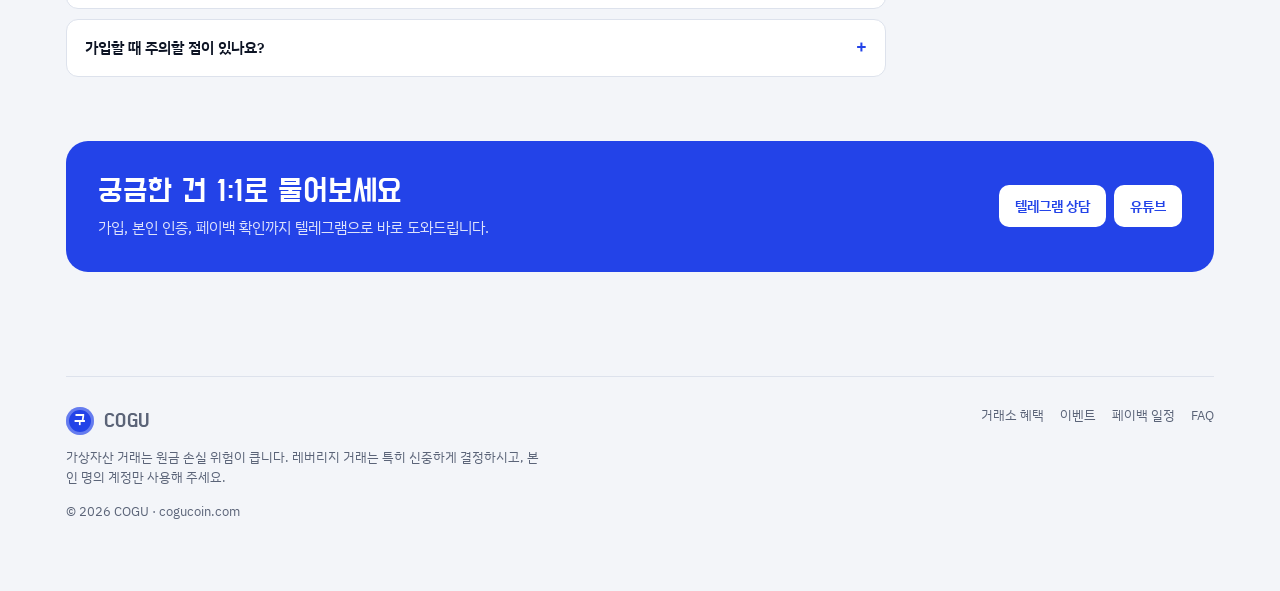
<file: COGU 코구코인 (1).html>
<!doctype html><html><head><meta charset=utf8><meta name=viewport content="width=device-width,initial-scale=1,viewport-fit=cover"><style>:root{color-scheme:light;box-sizing:border-box;padding-top:env(safe-area-inset-top,0px);padding-bottom:env(safe-area-inset-bottom,0px)}html{scroll-padding-top:env(safe-area-inset-top,0px)}body{margin:0;padding:0;font:14px -apple-system,BlinkMacSystemFont,sans-serif;background:#fff;color:#000}img{max-width:100%}[hidden]:not([hidden=until-found i]){display:none!important}</style></head><body>
<title>COGU 코구코인</title>
<meta name="claude:viewport-fit-sides" content="cover">
<link rel="preconnect" href="https://fonts.googleapis.com">
<link rel="preconnect" href="https://fonts.gstatic.com" crossorigin>
<link rel="stylesheet" href="https://fonts.googleapis.com/css2?family=Do+Hyeon&family=IBM+Plex+Mono:wght@500;600&family=IBM+Plex+Sans+KR:wght@400;500;600;700&display=swap">
<style>
/* Layout: 코발트 잉크 + 형광펜 하이라이트. 히어로 = 수수료 절약 계산기, 그 아래 거래소 표 → 이벤트 → 지급 일정 → 레퍼럴 변경 → FAQ */
:root{
  --bg:#F3F5F9; --surface:#FFFFFF; --sunk:#E9EDF5; --ink:#0D1424; --muted:#5B6478; --line:#DDE2EC;
  --accent:#2343E8; --accent-ink:#FFFFFF; --accent-soft:#E3E8FF;
  --mark:#FFE15A; --mark-ink:#0D1424; --good:#0F8F62;
  --f-display:"Do Hyeon","IBM Plex Sans KR","Apple SD Gothic Neo","Malgun Gothic",sans-serif;
  --f-body:"IBM Plex Sans KR","Apple SD Gothic Neo","Malgun Gothic",system-ui,sans-serif;
  --f-num:"IBM Plex Mono","IBM Plex Sans KR","Apple SD Gothic Neo","Malgun Gothic",ui-monospace,monospace;
  --r:14px; --wrap:1180px;
}
@media (prefers-color-scheme:dark){:root:not([data-theme="light"]){
  --bg:#0A0F1C; --surface:#121A2C; --sunk:#0E1525; --ink:#E8ECF5; --muted:#98A2B8; --line:#24304A;
  --accent:#7088FF; --accent-ink:#0A0F1C; --accent-soft:#1B2650; --good:#3DD39A; color-scheme:dark}}
:root[data-theme="dark"]{
  --bg:#0A0F1C; --surface:#121A2C; --sunk:#0E1525; --ink:#E8ECF5; --muted:#98A2B8; --line:#24304A;
  --accent:#7088FF; --accent-ink:#0A0F1C; --accent-soft:#1B2650; --good:#3DD39A; color-scheme:dark}

*{box-sizing:border-box}
html{scroll-behavior:smooth;scroll-padding-top:84px}
body{background:var(--bg);color:var(--ink);font-family:var(--f-body);font-size:15px;line-height:1.6;-webkit-font-smoothing:antialiased}
a{color:inherit}
button{font:inherit;color:inherit}
:focus-visible{outline:2px solid var(--accent);outline-offset:2px;border-radius:6px}
.wrap{max-width:var(--wrap);margin:0 auto;padding-left:max(16px,env(safe-area-inset-left,0px));padding-right:max(16px,env(safe-area-inset-right,0px))}
.num{font-family:var(--f-num);font-variant-numeric:tabular-nums}
.eyebrow{font-size:12px;font-weight:600;letter-spacing:.12em;color:var(--accent)}
h1,h2,h3{font-family:var(--f-display);font-weight:400;text-wrap:balance;margin:0;letter-spacing:-.01em}
h2{font-size:clamp(26px,3.4vw,34px);line-height:1.15}
.sec{padding-block:64px}
.sec-head{display:flex;justify-content:space-between;align-items:flex-end;gap:16px;flex-wrap:wrap;margin-bottom:24px}
.sec-head p{margin:6px 0 0;color:var(--muted);max-width:56ch}
.chip{display:inline-flex;align-items:center;gap:6px;font-size:12px;font-weight:600;padding:3px 10px;border-radius:999px;background:var(--sunk);color:var(--muted);border:1px solid var(--line)}

/* header */
body::before{content:"";position:fixed;inset:0 0 auto;height:env(safe-area-inset-top,0px);z-index:10;background:var(--surface)}
header{position:sticky;top:env(safe-area-inset-top,0px);z-index:9;background:color-mix(in srgb,var(--surface) 92%,transparent);backdrop-filter:blur(10px);border-bottom:1px solid var(--line)}
.nav{display:flex;align-items:center;gap:20px;height:64px}
.logo{display:flex;align-items:center;gap:10px;text-decoration:none}
.logo-mark{width:34px;height:34px;border-radius:50%;background:var(--accent);color:var(--accent-ink);display:grid;place-items:center;font-family:var(--f-display);font-size:19px;box-shadow:inset 0 0 0 3px color-mix(in srgb,var(--accent-ink) 30%,transparent)}
.logo-word{font-family:var(--f-display);font-size:24px;letter-spacing:.02em}
.logo-word small{font-family:var(--f-body);font-size:11px;color:var(--muted);margin-left:6px;letter-spacing:0}
.menu{display:flex;gap:4px;margin-left:12px}
.menu a{text-decoration:none;font-size:14px;font-weight:500;color:var(--muted);padding:8px 10px;border-radius:8px}
.menu a:hover{color:var(--ink);background:var(--sunk)}
.nav-right{margin-left:auto;display:flex;align-items:center;gap:8px}
.icon-btn{width:38px;height:38px;border-radius:10px;border:1px solid var(--line);background:var(--surface);display:grid;place-items:center;cursor:pointer}
.btn{display:inline-flex;align-items:center;justify-content:center;gap:6px;font-weight:600;font-size:14px;padding:10px 16px;border-radius:10px;text-decoration:none;border:1px solid transparent;cursor:pointer;white-space:nowrap}
.btn-primary{background:var(--accent);color:var(--accent-ink)}
.btn-primary:hover{filter:brightness(1.08)}
.btn-ghost{background:var(--surface);border-color:var(--line);color:var(--ink)}
.btn-ghost:hover{border-color:var(--muted)}
#menuBtn{display:none}
.mobile-menu{display:none;border-top:1px solid var(--line);padding-block:8px}
.mobile-menu a{display:block;padding:12px 4px;text-decoration:none;font-weight:500;border-bottom:1px solid var(--line)}
@media (max-width:920px){.menu,.nav-right .btn{display:none}#menuBtn{display:grid}.mobile-menu.open{display:block}}

/* ticker */
.ticker{border-bottom:1px solid var(--line);background:var(--ink);color:var(--bg);overflow:hidden}
.ticker-track{display:flex;gap:40px;width:max-content;padding-block:9px;animation:tick 38s linear infinite;font-size:13px}
.ticker-track span{white-space:nowrap}
.ticker-track b{font-family:var(--f-num);color:var(--mark);font-weight:600;margin-left:6px}
@keyframes tick{to{transform:translateX(-50%)}}
@media (prefers-reduced-motion:reduce){.ticker-track{animation:none}}

/* hero */
.hero{padding-block:48px 32px}
.hero-grid{display:grid;grid-template-columns:1fr 1.05fr;gap:40px;align-items:center}
.hero h1{font-size:clamp(38px,5.6vw,64px);line-height:1.08}
.hl{background:linear-gradient(transparent 58%,var(--mark) 58%,var(--mark) 92%,transparent 92%);padding:0 4px;color:inherit}
.hero p.lead{font-size:17px;color:var(--muted);max-width:44ch;margin:18px 0 26px}
.hero-actions{display:flex;gap:10px;flex-wrap:wrap}
.hero-facts{display:flex;gap:28px;margin-top:32px;flex-wrap:wrap}
.hero-facts div{display:flex;flex-direction:column}
.hero-facts b{font-family:var(--f-num);font-size:22px}
.hero-facts span{font-size:13px;color:var(--muted)}
@media (max-width:920px){.hero-grid{grid-template-columns:1fr}}

/* calculator */
.calc{background:var(--surface);border:1px solid var(--line);border-radius:20px;padding:22px;box-shadow:0 18px 40px -24px color-mix(in srgb,var(--accent) 45%,transparent)}
.calc-top{display:flex;justify-content:space-between;align-items:center;gap:12px;flex-wrap:wrap}
.calc h3{font-size:22px}
.seg{display:inline-flex;background:var(--sunk);border-radius:10px;padding:3px;border:1px solid var(--line)}
.seg button{border:0;background:none;padding:6px 12px;border-radius:8px;font-size:13px;font-weight:600;color:var(--muted);cursor:pointer}
.seg button[aria-pressed="true"]{background:var(--surface);color:var(--ink);box-shadow:0 1px 2px rgba(0,0,0,.08)}
.vol{margin-top:18px}
.vol label{font-size:13px;color:var(--muted);display:block;margin-bottom:6px}
.vol-row{display:flex;align-items:baseline;gap:8px;flex-wrap:wrap}
.vol-input{font-family:var(--f-num);font-size:30px;font-weight:600;width:100%;max-width:240px;border:0;border-bottom:2px solid var(--line);background:transparent;color:var(--ink);padding:2px 0;font-variant-numeric:tabular-nums}
.vol-input:focus{outline:none;border-bottom-color:var(--accent)}
.vol-row .unit{font-family:var(--f-num);color:var(--muted)}
.presets{display:flex;gap:6px;margin-top:10px;flex-wrap:wrap}
.presets button{border:1px solid var(--line);background:var(--surface);border-radius:999px;font-size:12px;font-weight:600;padding:5px 11px;cursor:pointer;font-family:var(--f-num)}
.presets button:hover{border-color:var(--accent);color:var(--accent)}
input[type=range]{width:100%;margin-top:14px;accent-color:var(--accent)}
.bars{display:flex;flex-direction:column;gap:9px;margin-top:18px}
.bar{display:grid;grid-template-columns:86px 1fr 112px;align-items:center;gap:10px;font-size:13px}
.bar-name{font-weight:600;display:flex;align-items:center;gap:6px;min-width:0}
.bar-track{height:10px;background:var(--sunk);border-radius:99px;overflow:hidden}
.bar-fill{height:100%;background:var(--accent);border-radius:99px;transition:width .35s ease}
.bar.top .bar-fill{background:var(--mark);box-shadow:inset 0 0 0 1px color-mix(in srgb,var(--mark-ink) 15%,transparent)}
.bar-val{text-align:right;font-family:var(--f-num);font-variant-numeric:tabular-nums;font-weight:600}
.calc-note{margin-top:14px;font-size:12px;color:var(--muted);border-top:1px dashed var(--line);padding-top:12px}
.calc-sum{display:flex;justify-content:space-between;align-items:center;gap:10px;margin-top:16px;background:var(--mark);color:var(--mark-ink);border-radius:12px;padding:12px 14px;flex-wrap:wrap}
.calc-sum b{font-family:var(--f-num);font-size:22px}
@media (max-width:420px){.bar{grid-template-columns:70px 1fr 92px;font-size:12px}}

/* exchange table */
.xtable{background:var(--surface);border:1px solid var(--line);border-radius:18px;overflow:hidden}
.xrow{display:grid;grid-template-columns:minmax(170px,1.6fr) 0.9fr 1fr 1fr 1.1fr 1.5fr;align-items:center;gap:14px;padding:16px 20px;border-top:1px solid var(--line)}
.xrow.head{border-top:0;background:var(--sunk);font-size:12px;font-weight:600;color:var(--muted);padding-block:11px;letter-spacing:.02em}
.xrow.pick{background:color-mix(in srgb,var(--accent-soft) 60%,var(--surface))}
.xname{display:flex;align-items:center;gap:12px;min-width:0}
.mono{width:40px;height:40px;border-radius:11px;display:grid;place-items:center;font-weight:700;font-size:13px;flex:none;letter-spacing:-.02em}
.xname b{display:block;font-size:16px}
.xname small{display:flex;align-items:center;gap:4px;font-size:12px;color:var(--good);font-weight:500}
.badge{font-size:11px;font-weight:700;background:var(--mark);color:var(--mark-ink);padding:2px 7px;border-radius:6px;margin-left:6px;vertical-align:2px}
.pb{font-family:var(--f-display);font-size:30px;line-height:1;color:var(--accent)}
.pb small{display:block;font-family:var(--f-body);font-size:11px;color:var(--muted);margin-top:4px}
.fee{display:flex;flex-direction:column;font-family:var(--f-num);font-variant-numeric:tabular-nums}
.fee s{font-size:12px;color:var(--muted)}
.fee b{font-size:15px}
.fee .lbl{display:none;font-family:var(--f-body);font-size:11px;color:var(--muted)}
.code{display:inline-flex;align-items:center;gap:8px;border:1px dashed var(--muted);border-radius:9px;padding:6px 6px 6px 10px;font-family:var(--f-num);font-weight:600;font-size:14px;background:var(--surface);cursor:pointer;justify-self:start}
.code:hover{border-color:var(--accent);border-style:solid}
.code em{font-style:normal;font-family:var(--f-body);font-size:11px;font-weight:600;background:var(--sunk);padding:2px 7px;border-radius:6px;color:var(--muted)}
.code.copied em{background:var(--good);color:#fff}
.xact{display:flex;gap:8px;justify-content:flex-end}
@media (max-width:920px){
  .xrow.head{display:none}
  .xrow{grid-template-columns:1fr auto;grid-template-areas:"n p" "f1 f2" "c c" "a a";gap:12px 10px;padding:18px}
  .xname{grid-area:n}.pb{grid-area:p;text-align:right}
  .fee.mk{grid-area:f1}.fee.tk{grid-area:f2;text-align:right}
  .fee .lbl{display:block}
  .code{grid-area:c}.xact{grid-area:a;justify-content:stretch}.xact .btn{flex:1}
}
.table-note{font-size:12px;color:var(--muted);margin-top:12px}

/* events */
.filters{display:flex;gap:6px;flex-wrap:wrap;margin-bottom:18px}
.filters button{border:1px solid var(--line);background:var(--surface);border-radius:999px;padding:7px 14px;font-size:13px;font-weight:600;cursor:pointer;color:var(--muted)}
.filters button[aria-pressed="true"]{background:var(--ink);color:var(--bg);border-color:var(--ink)}
.events{display:grid;grid-template-columns:repeat(auto-fill,minmax(260px,1fr));gap:14px}
.ev{background:var(--surface);border:1px solid var(--line);border-radius:var(--r);padding:18px;display:flex;flex-direction:column;gap:10px;text-decoration:none;transition:transform .15s ease,border-color .15s ease}
.ev:hover{transform:translateY(-2px);border-color:var(--accent)}
.ev-top{display:flex;justify-content:space-between;align-items:center;gap:8px}
.ev-ex{display:flex;align-items:center;gap:8px;font-size:13px;font-weight:600}
.ev-ex .mono{width:26px;height:26px;border-radius:8px;font-size:10px}
.ev-type{font-size:11px;font-weight:700;padding:3px 8px;border-radius:6px}
.ev-type.comp{background:var(--accent-soft);color:var(--accent)}
.ev-type.new{background:color-mix(in srgb,var(--good) 15%,transparent);color:var(--good)}
.ev h3{font-family:var(--f-body);font-weight:600;font-size:15px;line-height:1.4}
.ev .prize{font-family:var(--f-display);font-size:28px;line-height:1.1}
.ev dl{display:grid;grid-template-columns:auto 1fr;gap:3px 10px;margin:0;font-size:12.5px}
.ev dt{color:var(--muted)}
.ev dd{margin:0;font-weight:500}
.ev .go{margin-top:auto;font-size:13px;font-weight:600;color:var(--accent)}
.ev .dday{font-family:var(--f-num);font-size:11px;color:var(--muted)}

/* schedule + referral */
.two{display:grid;grid-template-columns:1fr 1fr;gap:20px}
@media (max-width:920px){.two{grid-template-columns:1fr}}
.panel{background:var(--surface);border:1px solid var(--line);border-radius:18px;padding:22px;min-width:0}
.panel h2{font-size:26px}
.sched{width:100%;border-collapse:collapse;margin-top:14px;font-size:14px}
.sched td{padding:11px 4px;border-top:1px solid var(--line)}
.sched td:last-child{text-align:right}
.ok{display:inline-flex;align-items:center;gap:6px;font-size:12px;font-weight:600;color:var(--good)}
.ok::before{content:"";width:7px;height:7px;border-radius:50%;background:var(--good)}
.steps{list-style:none;padding:0;margin:16px 0 0;display:flex;flex-direction:column;gap:14px;counter-reset:s}
.steps li{display:grid;grid-template-columns:30px 1fr;gap:12px;counter-increment:s}
.steps li::before{content:counter(s);width:30px;height:30px;border-radius:50%;background:var(--accent-soft);color:var(--accent);display:grid;place-items:center;font-family:var(--f-num);font-weight:600;font-size:13px}
.steps b{display:block}
.steps span{color:var(--muted);font-size:13.5px}
.xtabs{display:flex;gap:6px;flex-wrap:wrap;margin-top:14px}
.xtabs button{border:1px solid var(--line);background:var(--surface);border-radius:8px;padding:5px 11px;font-size:12.5px;font-weight:600;cursor:pointer;color:var(--muted)}
.xtabs button[aria-pressed="true"]{border-color:var(--accent);color:var(--accent);background:var(--accent-soft)}
.warn{font-size:12.5px;color:var(--muted);background:var(--sunk);border-radius:10px;padding:10px 12px;margin-top:16px}

/* faq */
.faq{display:grid;gap:10px;max-width:820px}
.faq details{background:var(--surface);border:1px solid var(--line);border-radius:12px;padding:0 18px}
.faq summary{cursor:pointer;list-style:none;padding:16px 0;font-weight:600;display:flex;justify-content:space-between;gap:12px}
.faq summary::-webkit-details-marker{display:none}
.faq summary::after{content:"+";font-family:var(--f-num);color:var(--accent);font-size:18px;line-height:1}
.faq details[open] summary::after{content:"−"}
.faq p{margin:0 0 16px;color:var(--muted);max-width:65ch}

/* contact + footer */
.contact{background:var(--accent);color:var(--accent-ink);border-radius:22px;padding:32px;display:flex;justify-content:space-between;align-items:center;gap:20px;flex-wrap:wrap}
.contact h2{font-size:clamp(24px,3vw,32px)}
.contact p{margin:6px 0 0;opacity:.85}
.contact .links{display:flex;gap:8px;flex-wrap:wrap}
.contact .links a{background:var(--accent-ink);color:var(--accent);text-decoration:none;font-weight:600;padding:10px 16px;border-radius:10px;font-size:14px}
footer{padding-block:40px 56px;color:var(--muted);font-size:13px}
.foot{display:flex;justify-content:space-between;gap:24px;flex-wrap:wrap;border-top:1px solid var(--line);padding-top:28px}
.foot nav{display:flex;gap:16px;flex-wrap:wrap}
.foot nav a{text-decoration:none}
.foot nav a:hover{color:var(--ink)}
.risk{max-width:60ch;margin-top:10px}

.fab{position:fixed;right:calc(18px + env(safe-area-inset-right,0px));bottom:calc(18px + env(safe-area-inset-bottom,0px));z-index:8;background:var(--ink);color:var(--bg);text-decoration:none;font-weight:600;font-size:14px;padding:12px 18px;border-radius:999px;box-shadow:0 10px 24px -10px rgba(0,0,0,.45);display:flex;align-items:center;gap:8px}
.toast{position:fixed;left:50%;bottom:calc(24px + env(safe-area-inset-bottom,0px));transform:translateX(-50%);background:var(--ink);color:var(--bg);padding:10px 16px;border-radius:10px;font-size:13px;font-weight:600;z-index:20}
</style>

<header>
  <div class="wrap">
    <div class="nav">
      <a class="logo" href="#top" aria-label="COGU 홈">
        <span class="logo-mark">구</span>
        <span class="logo-word">COGU<small>cogucoin.com</small></span>
      </a>
      <nav class="menu" aria-label="주요 메뉴">
        <a href="#calc">수수료 계산기</a>
        <a href="#exchanges">거래소 혜택</a>
        <a href="#events">이벤트·대회</a>
        <a href="#payback">페이백 일정</a>
        <a href="#referral">추천인 변경</a>
        <a href="#faq">자주 묻는 질문</a>
      </nav>
      <div class="nav-right">
        <button class="icon-btn" id="themeBtn" aria-label="화면 테마 바꾸기">
          <svg width="18" height="18" viewBox="0 0 24 24" fill="none" stroke="currentColor" stroke-width="2" stroke-linecap="round"><path d="M21 12.8A9 9 0 1 1 11.2 3a7 7 0 0 0 9.8 9.8z"/></svg>
        </button>
        <a class="btn btn-primary" href="#exchanges">페이백 받고 가입하기</a>
        <button class="icon-btn" id="menuBtn" aria-label="메뉴 열기" aria-expanded="false">
          <svg width="18" height="18" viewBox="0 0 24 24" fill="none" stroke="currentColor" stroke-width="2" stroke-linecap="round"><path d="M4 7h16M4 12h16M4 17h16"/></svg>
        </button>
      </div>
    </div>
    <nav class="mobile-menu" id="mobileMenu" aria-label="모바일 메뉴">
      <a href="#calc">수수료 계산기</a><a href="#exchanges">거래소 혜택</a><a href="#events">이벤트·대회</a>
      <a href="#payback">페이백 일정</a><a href="#referral">추천인 변경</a><a href="#faq">자주 묻는 질문</a>
    </nav>
  </div>
</header>

<div class="ticker" aria-hidden="true"><div class="ticker-track" id="ticker"></div></div>

<main id="top">
  <section class="hero" id="calc">
    <div class="wrap hero-grid">
      <div>
        <div class="eyebrow">TRADING FEE PAYBACK</div>
        <h1 style="margin-top:12px">같은 거래,<br>수수료는 <span class="hl">돌려받으세요</span></h1>
        <p class="lead">COGU 추천 코드로 가입하면 거래할 때마다 낸 수수료의 일부가 자동으로 돌아옵니다. 한 달에 얼마나 아낄 수 있는지 옆에서 바로 계산해 보세요.</p>
        <div class="hero-actions">
          <a class="btn btn-primary" href="#exchanges">거래소 혜택 보기</a>
          <a class="btn btn-ghost" href="#referral">이미 계정이 있어요</a>
        </div>
        <div class="hero-facts">
          <div><b id="factMax">70%</b><span>최대 페이백</span></div>
          <div><b id="factCount">6곳</b><span>제휴 거래소</span></div>
          <div><b>업비트·빗썸</b><span>입출금 지원</span></div>
        </div>
      </div>

      <div class="calc" aria-labelledby="calcTitle">
        <div class="calc-top">
          <h3 id="calcTitle">한 달 페이백 계산기</h3>
          <div class="seg" role="group" aria-label="주문 방식">
            <button id="ordTaker" aria-pressed="true">시장가</button>
            <button id="ordMaker" aria-pressed="false">지정가</button>
          </div>
        </div>
        <div class="vol">
          <label for="volInput">한 달 거래량</label>
          <div class="vol-row">
            <input class="vol-input" id="volInput" inputmode="numeric" value="500,000" aria-describedby="volUnit">
            <span class="unit" id="volUnit">USDT</span>
          </div>
          <input type="range" id="volRange" min="10000" max="5000000" step="10000" value="500000" aria-label="거래량 조절">
          <div class="presets">
            <button data-v="100000">10만</button><button data-v="500000">50만</button><button data-v="1000000">100만</button><button data-v="3000000">300만</button>
          </div>
        </div>
        <div class="bars" id="bars"></div>
        <div class="calc-sum">
          <span>가장 많이 돌려받는 곳 <b id="bestName" style="font-family:var(--f-body);font-size:15px"></b></span>
          <span>월 <b id="bestVal"></b> USDT</span>
        </div>
        <div class="calc-note">선물 거래 기본 수수료 × 페이백 비율로 계산한 예상치입니다. 실제 지급액은 거래소 정책과 VIP 등급에 따라 달라질 수 있습니다.</div>
      </div>
    </div>
  </section>

  <section class="sec" id="exchanges" style="padding-top:32px">
    <div class="wrap">
      <div class="sec-head">
        <div>
          <div class="eyebrow">EXCHANGE BENEFITS</div>
          <h2 style="margin-top:8px">거래소별 혜택 한눈에 보기</h2>
          <p>추천 코드를 눌러 복사한 뒤, 가입 화면의 추천인(Referral) 칸에 붙여 넣으세요.</p>
        </div>
        <a class="btn btn-ghost" href="#referral">기존 계정 추천인 변경 →</a>
      </div>
      <div class="xtable" role="table" aria-label="거래소 혜택 비교">
        <div class="xrow head" role="row">
          <span role="columnheader">거래소</span><span role="columnheader">페이백</span><span role="columnheader">지정가 수수료</span><span role="columnheader">시장가 수수료</span><span role="columnheader">추천 코드</span><span role="columnheader" style="text-align:right">가입</span>
        </div>
        <div id="xrows"></div>
      </div>
      <p class="table-note">선물(USDT-M) 기본 수수료 기준이며, 취소선은 원래 수수료, 굵은 숫자는 페이백을 반영한 실질 수수료입니다.</p>
    </div>
  </section>

  <section class="sec" id="events" style="background:var(--sunk);border-block:1px solid var(--line)">
    <div class="wrap">
      <div class="sec-head">
        <div>
          <div class="eyebrow">EVENTS &amp; COMPETITIONS</div>
          <h2 style="margin-top:8px">이번 달 이벤트·대회</h2>
          <p>신규 가입 혜택과 거래 대회를 거래소별로 모았습니다. 기간이 끝난 이벤트는 자동으로 빠집니다.</p>
        </div>
        <span class="chip">11월 업데이트</span>
      </div>
      <div class="filters" id="filters" role="group" aria-label="이벤트 필터"></div>
      <div class="events" id="eventList"></div>
    </div>
  </section>

  <section class="sec">
    <div class="wrap two">
      <div class="panel" id="payback">
        <div class="eyebrow">PAYBACK SCHEDULE</div>
        <h2 style="margin-top:8px">페이백 지급 시간</h2>
        <p style="color:var(--muted);margin:6px 0 0;font-size:14px">거래 후 아래 주기에 맞춰 거래소 지갑으로 자동 입금됩니다.</p>
        <table class="sched"><tbody id="schedRows"></tbody></table>
        <p class="warn">거래소 점검이나 정책 변경으로 지급이 늦어질 수 있습니다. 24시간 이상 지연되면 상담 채널로 UID와 함께 문의해 주세요.</p>
      </div>

      <div class="panel" id="referral">
        <div class="eyebrow">ALREADY HAVE AN ACCOUNT?</div>
        <h2 style="margin-top:8px">기존 계정도 추천인 변경 가능</h2>
        <p style="color:var(--muted);margin:6px 0 0;font-size:14px">거래소마다 방법이 다릅니다. 사용 중인 거래소를 골라 주세요.</p>
        <div class="xtabs" id="refTabs" role="group" aria-label="거래소 선택"></div>
        <ol class="steps" id="refSteps"></ol>
        <p class="warn">추천인 변경 가능 여부와 조건은 거래소 정책에 따릅니다. 진행이 어렵다면 상담 채널로 문의해 주세요.</p>
      </div>
    </div>
  </section>

  <section class="sec" id="faq" style="padding-top:0">
    <div class="wrap">
      <div class="sec-head"><div><div class="eyebrow">FAQ</div><h2 style="margin-top:8px">자주 묻는 질문</h2></div></div>
      <div class="faq">
        <details open><summary>페이백이 뭔가요?</summary><p>거래소는 추천 코드로 가입한 회원의 수수료 일부를 추천인에게 지급합니다. COGU는 그 몫을 회원님께 다시 돌려드립니다. 거래 조건은 그대로이고 수수료 부담만 줄어듭니다.</p></details>
        <details><summary>정말 안전한가요?</summary><p>모든 혜택은 각 거래소의 공식 파트너 프로그램을 통해 지급됩니다. COGU는 회원님의 계정, 비밀번호, 자산에 접근하지 않으며, 그런 정보를 요청하지도 않습니다.</p></details>
        <details><summary>페이백은 어디로 들어오나요?</summary><p>가입한 거래소 계정의 지갑으로 직접 들어옵니다. 지급 주기는 위의 페이백 지급 시간 표를 확인해 주세요.</p></details>
        <details><summary>이미 다른 추천인으로 가입했어요.</summary><p>일부 거래소는 고객센터를 통한 추천인 변경을 지원합니다. 추천인 변경 안내에서 거래소를 선택해 방법을 확인해 주세요.</p></details>
        <details><summary>가입할 때 주의할 점이 있나요?</summary><p>반드시 본인 명의 정보로 가입하고 본인 인증(KYC)을 완료해 주세요. 타인 명의 계정은 페이백 지급이 제한되고 계정이 정지될 수 있습니다.</p></details>
      </div>
    </div>
  </section>

  <section class="sec" style="padding-top:0">
    <div class="wrap">
      <div class="contact">
        <div>
          <h2>궁금한 건 1:1로 물어보세요</h2>
          <p>가입, 본인 인증, 페이백 확인까지 텔레그램으로 바로 도와드립니다.</p>
        </div>
        <div class="links">
          <a href="https://t.me/cogucoin" target="_blank" rel="noopener">텔레그램 상담</a>
          <a href="https://www.youtube.com/@cogucoin" target="_blank" rel="noopener">유튜브</a>
        </div>
      </div>
    </div>
  </section>
</main>

<footer>
  <div class="wrap">
    <div class="foot">
      <div>
        <a class="logo" href="#top"><span class="logo-mark" style="width:28px;height:28px;font-size:15px">구</span><span class="logo-word" style="font-size:20px">COGU</span></a>
        <p class="risk">가상자산 거래는 원금 손실 위험이 큽니다. 레버리지 거래는 특히 신중하게 결정하시고, 본인 명의 계정만 사용해 주세요.</p>
        <p>© 2026 COGU · cogucoin.com</p>
      </div>
      <nav aria-label="하단 메뉴">
        <a href="#exchanges">거래소 혜택</a><a href="#events">이벤트</a><a href="#payback">페이백 일정</a><a href="#faq">FAQ</a>
      </nav>
    </div>
  </div>
</footer>

<a class="fab" href="https://t.me/cogucoin" target="_blank" rel="noopener">
  <svg width="16" height="16" viewBox="0 0 24 24" fill="currentColor"><path d="M21.5 3.6 2.9 10.8c-1 .4-1 1.6.1 1.9l4.7 1.5 1.8 5.6c.3.8 1.3 1 1.9.4l2.6-2.5 4.9 3.6c.7.5 1.6.1 1.8-.7l3.2-15.1c.2-1-.7-1.8-1.7-1.4zM9.7 14.3l8.6-7.6-6.9 8.7-.3 3.3-1.4-4.4z"/></svg>
  상담하기
</a>
<div class="toast" id="toast" hidden></div>

<script>
/* ===== 여기만 고치면 사이트 내용이 바뀝니다 ===== */
// code: 본인 추천 코드 / link: 본인 레퍼럴 가입 링크 / maker·taker: 기본 수수료(%) / payback: 페이백 비율(%)
const EXCHANGES = [
  {id:"gate",    name:"Gate",    ko:"게이트",   color:"#2354E6", fg:"#fff", payback:70, maker:0.02, taker:0.05,  code:"COGU",    link:"https://www.gate.com/", pick:true, schedule:"매일 오전"},
  {id:"toobit",  name:"Toobit",  ko:"투빗",     color:"#111827", fg:"#fff", payback:60, maker:0.02, taker:0.06,  code:"cogu",    link:"https://www.toobit.com/", schedule:"거래 후 약 1시간"},
  {id:"bitget",  name:"Bitget",  ko:"비트겟",   color:"#00C7D4", fg:"#062a2c", payback:50, maker:0.02, taker:0.06, code:"COGU",   link:"https://www.bitget.com/", schedule:"다음 날 오후"},
  {id:"bybit",   name:"Bybit",   ko:"바이비트", color:"#17181E", fg:"#F7A600", payback:20, maker:0.02, taker:0.055, code:"COGU",  link:"https://www.bybit.com/", schedule:"매주 월요일"},
  {id:"okx",     name:"OKX",     ko:"OKX",      color:"#000000", fg:"#fff", payback:20, maker:0.02, taker:0.05,  code:"COGU",    link:"https://www.okx.com/", schedule:"약 1시간 단위"},
  {id:"binance", name:"Binance", ko:"바이낸스", color:"#F0B90B", fg:"#1E2026", payback:20, maker:0.02, taker:0.05, code:"COGU",   link:"https://www.binance.com/", schedule:"거래 후 약 1시간"}
];
// type: "comp"(대회) 또는 "new"(신규 가입) / end 날짜가 지나면 자동으로 숨겨집니다
const EVENTS = [
  {ex:"gate",    type:"comp", title:"11월 선물 개인 거래 대회", prize:"$100,000", start:"2026-11-01", end:"2026-11-30", cond:[["참가 조건","선물 자산 $200 이상"],["거래량","$100,000 이상"]], link:"https://www.gate.com/"},
  {ex:"toobit",  type:"new",  title:"신규 가입 미션 리워드",     prize:"최대 $500",  start:"2026-11-01", end:"2026-12-31", cond:[["대상","신규 가입자"],["방식","미션 달성 시 바우처"]], link:"https://www.toobit.com/"},
  {ex:"bitget",  type:"comp", title:"11월 개인 트레이딩 대회",   prize:"$50,000",   start:"2026-11-01", end:"2026-11-30", cond:[["참가 조건","선물 자산 $100 이상"],["거래량","$200,000 이상"]], link:"https://www.bitget.com/"},
  {ex:"bybit",   type:"new",  title:"첫 입금 리워드",            prize:"20 USDT",   start:"2026-11-03", end:"2026-11-30", cond:[["조건","100 USDT 이상 입금"],["인원","선착순 지급"]], link:"https://www.bybit.com/"},
  {ex:"okx",     type:"new",  title:"입금·거래 리워드",          prize:"최대 $200", start:"2026-11-01", end:"2026-11-30", cond:[["대상","신규 가입자"],["방식","입금 후 거래 미션"]], link:"https://www.okx.com/"},
  {ex:"binance", type:"comp", title:"선물 거래량 챌린지",        prize:"$20,000",   start:"2026-11-10", end:"2026-12-10", cond:[["거래량","$50,000 이상"],["참가","신청 필요"]], link:"https://www.binance.com/"}
];
const REF_STEPS = {
  gate:   [["고객센터 채팅 열기","앱 또는 웹 우측 하단의 고객센터를 엽니다."],["추천인 변경 요청","‘추천인 변경’을 요청하고 새 추천 코드 COGU를 전달합니다."],["처리 확인","변경이 완료되면 COGU 상담 채널에 UID를 남겨 주세요."]],
  toobit: [["고객센터 문의","Toobit 고객센터에 추천인 변경을 요청합니다."],["코드 전달","새 추천 코드 cogu와 본인 UID를 전달합니다."],["완료 확인","처리 후 COGU 상담 채널에 UID를 남겨 주세요."]],
  bitget: [["정책 확인","Bitget은 기존 계정의 추천인 변경을 제한하는 경우가 있습니다."],["고객센터 문의","가능 여부를 고객센터에서 먼저 확인합니다."],["상담 요청","어렵다면 COGU 상담 채널로 문의해 주세요."]],
  bybit:  [["고객센터 문의","Bybit 고객센터에 추천인 변경 가능 여부를 문의합니다."],["코드 전달","가능하다면 새 추천 코드 COGU를 전달합니다."],["완료 확인","처리 후 COGU 상담 채널에 UID를 남겨 주세요."]],
  okx:    [["고객센터 문의","OKX 고객센터에 추천인 변경을 요청합니다."],["코드 전달","새 추천 코드 COGU와 UID를 전달합니다."],["완료 확인","처리 후 COGU 상담 채널에 UID를 남겨 주세요."]],
  binance:[["정책 확인","Binance는 추천인 변경 조건이 까다로운 편입니다."],["고객센터 문의","가능 여부를 고객센터에서 먼저 확인합니다."],["상담 요청","방법이 막히면 COGU 상담 채널로 문의해 주세요."]]
};
/* ===== 설정 끝 ===== */

const $ = s => document.querySelector(s);
const byId = Object.fromEntries(EXCHANGES.map(e => [e.id, e]));
const mono = (e, cls="mono") => `<span class="${cls}" style="background:${e.color};color:${e.fg}">${e.name.slice(0,2).toUpperCase()}</span>`;
const fmtPct = n => (+n.toFixed(4)).toString() + "%";
const fmtNum = n => Math.round(n).toLocaleString("ko-KR");
function toast(msg){const t=$("#toast");t.textContent=msg;t.hidden=false;clearTimeout(toast._t);toast._t=setTimeout(()=>t.hidden=true,1800)}

/* ticker */
const tick = EXCHANGES.map(e=>`<span>${e.ko} 수수료 페이백<b>${e.payback}%</b></span>`).join("");
$("#ticker").innerHTML = tick + tick;
$("#factMax").textContent = Math.max(...EXCHANGES.map(e=>e.payback)) + "%";
$("#factCount").textContent = EXCHANGES.length + "곳";

/* exchange table */
$("#xrows").innerHTML = EXCHANGES.map(e => {
  const rm = e.maker*(1-e.payback/100), rt = e.taker*(1-e.payback/100);
  return `<div class="xrow${e.pick?" pick":""}" role="row">
    <div class="xname" role="cell">${mono(e)}<div style="min-width:0"><b>${e.ko}${e.pick?'<span class="badge">추천</span>':""}</b><small><svg width="12" height="12" viewBox="0 0 24 24" fill="none" stroke="currentColor" stroke-width="3"><path d="M5 12l5 5L20 7"/></svg>업비트·빗썸 입출금</small></div></div>
    <div class="pb" role="cell">${e.payback}%<small>수수료 페이백</small></div>
    <div class="fee mk" role="cell"><span class="lbl">지정가</span><s>${fmtPct(e.maker)}</s><b>${fmtPct(rm)}</b></div>
    <div class="fee tk" role="cell"><span class="lbl">시장가</span><s>${fmtPct(e.taker)}</s><b>${fmtPct(rt)}</b></div>
    <button class="code" role="cell" data-code="${e.code}" aria-label="${e.ko} 추천 코드 ${e.code} 복사">${e.code}<em>복사</em></button>
    <div class="xact" role="cell"><a class="btn btn-primary" href="${e.link}" target="_blank" rel="noopener">가입하기</a><a class="btn btn-ghost" href="#referral" data-ref="${e.id}">가이드</a></div>
  </div>`}).join("");

document.addEventListener("click", ev => {
  const c = ev.target.closest(".code");
  if (c) {
    const code = c.dataset.code;
    const done = () => {c.classList.add("copied");c.querySelector("em").textContent="복사됨";toast(`추천 코드 ${code} 복사됨`);setTimeout(()=>{c.classList.remove("copied");c.querySelector("em").textContent="복사"},1600)};
    try { navigator.clipboard.writeText(code).then(done).catch(()=>{selectText(c);toast("코드를 길게 눌러 복사해 주세요")}); }
    catch(_) { selectText(c); toast("코드를 길게 눌러 복사해 주세요"); }
  }
  const g = ev.target.closest("[data-ref]");
  if (g) setRef(g.dataset.ref);
});
function selectText(el){const r=document.createRange();r.selectNodeContents(el.firstChild||el);const s=getSelection();s.removeAllRanges();s.addRange(r)}

/* calculator */
let vol = 500000, mode = "taker";
function renderCalc(){
  const rows = EXCHANGES.map(e => ({e, v: vol * (mode==="taker"?e.taker:e.maker)/100 * e.payback/100})).sort((a,b)=>b.v-a.v);
  const max = rows[0].v || 1;
  $("#bars").innerHTML = rows.map((r,i)=>`<div class="bar${i===0?" top":""}"><span class="bar-name">${mono(r.e,"mono")}${r.e.ko}</span><div class="bar-track"><div class="bar-fill" style="width:${Math.max(2,r.v/max*100)}%"></div></div><span class="bar-val">${fmtNum(r.v)} <span style="color:var(--muted);font-weight:500">USDT</span></span></div>`).join("");
  document.querySelectorAll(".bar .mono").forEach(m=>{m.style.width="22px";m.style.height="22px";m.style.fontSize="9px";m.style.borderRadius="6px"});
  $("#bestName").textContent = rows[0].e.ko;
  $("#bestVal").textContent = fmtNum(rows[0].v);
}
function setVol(v, from){
  vol = Math.max(0, Math.min(100000000, v||0));
  if (from!=="input") $("#volInput").value = vol.toLocaleString("ko-KR");
  if (from!=="range") $("#volRange").value = Math.min(5000000, vol);
  renderCalc();
}
$("#volInput").addEventListener("input", e => {
  const raw = e.target.value.replace(/[^0-9]/g,"");
  e.target.value = raw ? (+raw).toLocaleString("ko-KR") : "";
  setVol(+raw, "input");
});
$("#volRange").addEventListener("input", e => setVol(+e.target.value, "range"));
document.querySelectorAll(".presets button").forEach(b => b.addEventListener("click", () => setVol(+b.dataset.v)));
[["#ordTaker","taker"],["#ordMaker","maker"]].forEach(([s,m]) => $(s).addEventListener("click", () => {
  mode = m; $("#ordTaker").setAttribute("aria-pressed", m==="taker"); $("#ordMaker").setAttribute("aria-pressed", m==="maker"); renderCalc();
}));
renderCalc();

/* events */
const today = new Date(); today.setHours(0,0,0,0);
const live = EVENTS.filter(ev => new Date(ev.end+"T23:59:59") >= today);
let filt = "all";
const used = [...new Set(live.map(e=>e.ex))];
const fdefs = [["all","전체"],["comp","대회"],["new","신규 가입"],...used.map(id=>[id,byId[id].ko])];
$("#filters").innerHTML = fdefs.map(([k,l])=>`<button data-f="${k}" aria-pressed="${k==="all"}">${l}</button>`).join("");
$("#filters").addEventListener("click", e => {
  const b = e.target.closest("button"); if(!b) return;
  filt = b.dataset.f;
  $("#filters").querySelectorAll("button").forEach(x=>x.setAttribute("aria-pressed", x===b));
  renderEvents();
});
function dday(end){const d=Math.ceil((new Date(end+"T23:59:59")-new Date())/864e5);return d<=0?"오늘 마감":`D-${d}`}
function renderEvents(){
  const list = live.filter(ev => filt==="all" || ev.type===filt || ev.ex===filt);
  $("#eventList").innerHTML = list.length ? list.map(ev => {
    const e = byId[ev.ex];
    return `<a class="ev" href="${ev.link}" target="_blank" rel="noopener">
      <div class="ev-top"><span class="ev-ex">${mono(e)}${e.ko}</span><span class="ev-type ${ev.type}">${ev.type==="comp"?"거래 대회":"신규 가입"}</span></div>
      <h3>${ev.title}</h3>
      <div class="prize">${ev.prize}</div>
      <dl>${ev.cond.map(([k,v])=>`<dt>${k}</dt><dd>${v}</dd>`).join("")}<dt>기간</dt><dd class="num" style="font-size:12px">${ev.start.slice(5).replace("-",".")} – ${ev.end.slice(5).replace("-",".")}</dd></dl>
      <div style="display:flex;justify-content:space-between;align-items:center;margin-top:auto"><span class="go">자세히 보기 →</span><span class="dday">${dday(ev.end)}</span></div>
    </a>`}).join("") : `<p style="color:var(--muted)">진행 중인 이벤트가 없습니다.</p>`;
}
renderEvents();

/* schedule */
$("#schedRows").innerHTML = EXCHANGES.map(e=>`<tr><td><span style="display:inline-flex;align-items:center;gap:10px;font-weight:600">${mono(e)}${e.ko}</span></td><td style="font-weight:600">${e.schedule}</td><td><span class="ok">정상</span></td></tr>`).join("");
document.querySelectorAll("#schedRows .mono").forEach(m=>{m.style.width="28px";m.style.height="28px";m.style.fontSize="10px";m.style.borderRadius="8px"});

/* referral change */
$("#refTabs").innerHTML = EXCHANGES.map((e,i)=>`<button data-x="${e.id}" aria-pressed="${i===0}">${e.ko}</button>`).join("");
function setRef(id){
  $("#refTabs").querySelectorAll("button").forEach(b=>b.setAttribute("aria-pressed", b.dataset.x===id));
  $("#refSteps").innerHTML = (REF_STEPS[id]||[]).map(([t,d])=>`<li><div><b>${t}</b><span>${d}</span></div></li>`).join("");
}
$("#refTabs").addEventListener("click", e => {const b=e.target.closest("button"); if(b) setRef(b.dataset.x)});
setRef(EXCHANGES[0].id);

/* theme + menu */
$("#themeBtn").addEventListener("click", () => {
  const root = document.documentElement;
  const dark = root.dataset.theme ? root.dataset.theme==="dark" : matchMedia("(prefers-color-scheme: dark)").matches;
  root.dataset.theme = dark ? "light" : "dark";
});
$("#menuBtn").addEventListener("click", () => {
  const m = $("#mobileMenu"), open = !m.classList.contains("open");
  m.classList.toggle("open", open); $("#menuBtn").setAttribute("aria-expanded", open);
});
$("#mobileMenu").addEventListener("click", e => { if (e.target.tagName==="A") { $("#mobileMenu").classList.remove("open"); $("#menuBtn").setAttribute("aria-expanded","false"); } });
</script>

</body></html>
</file>
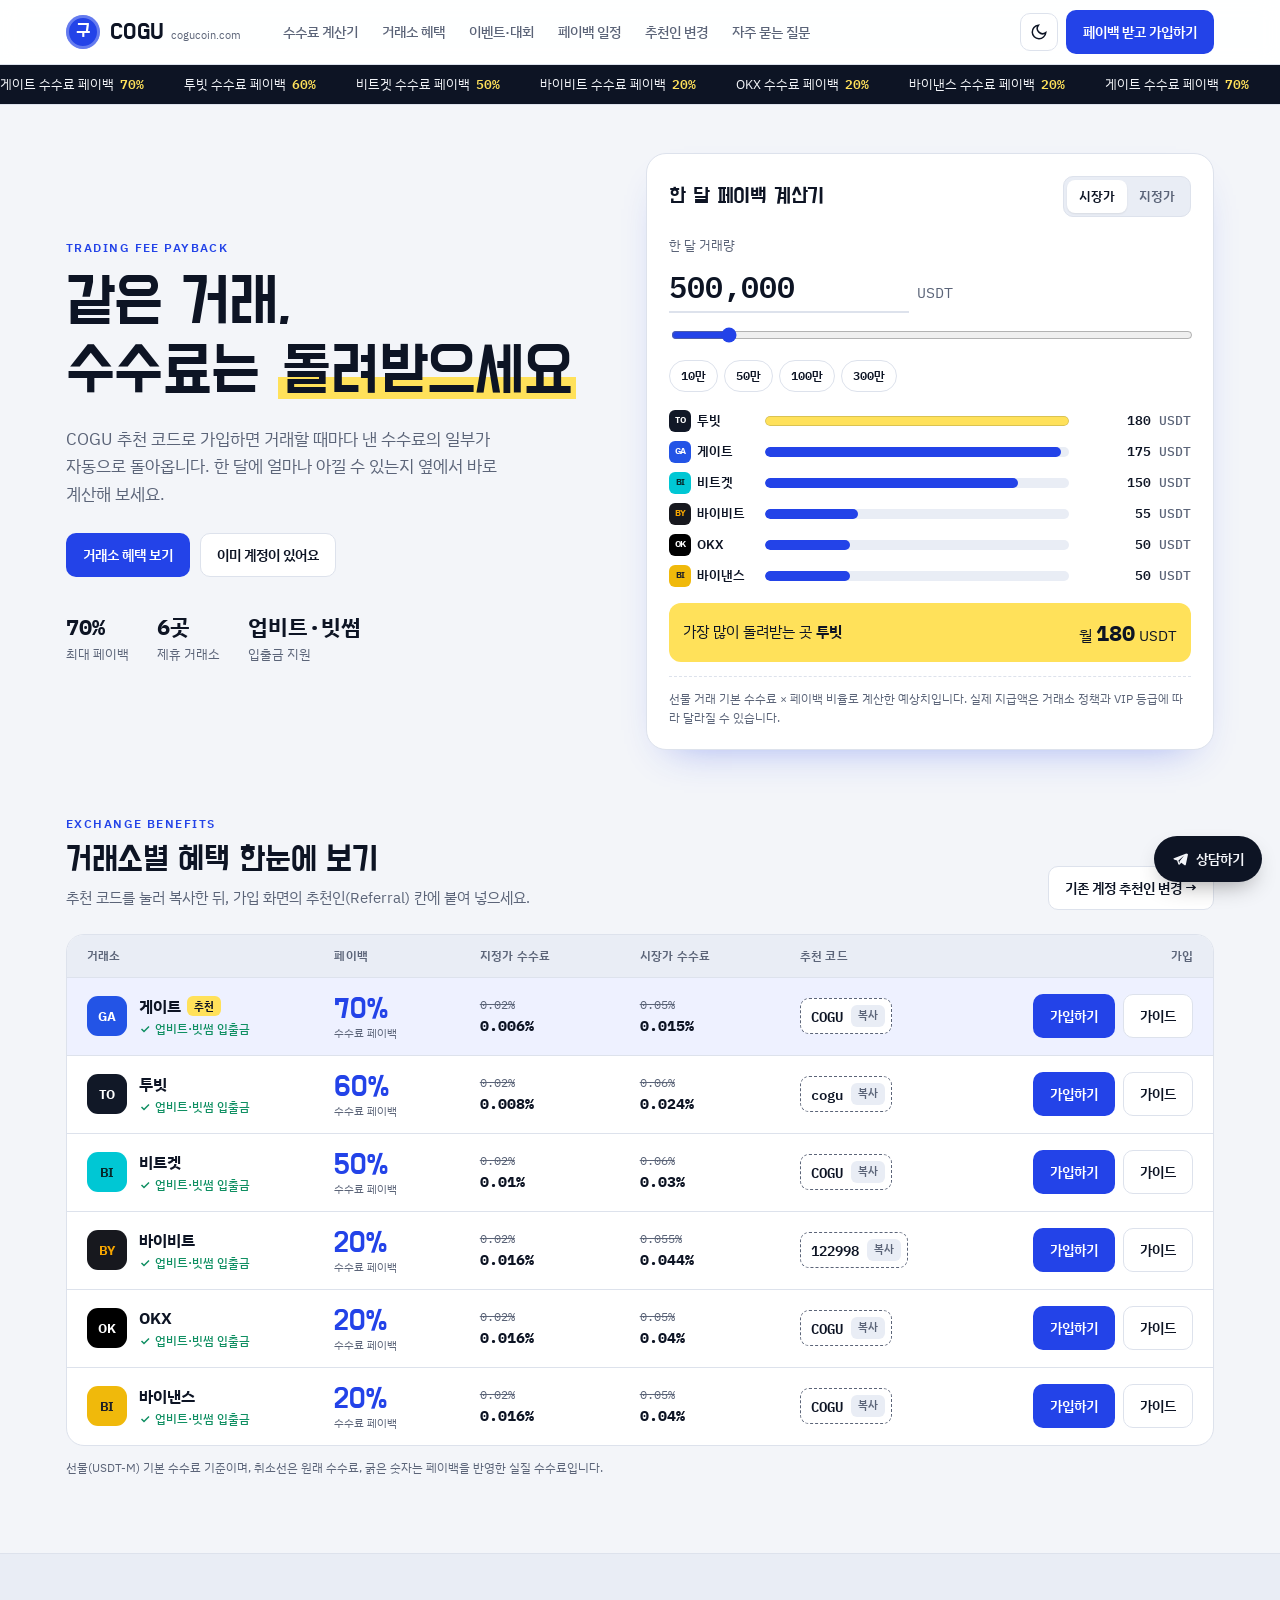
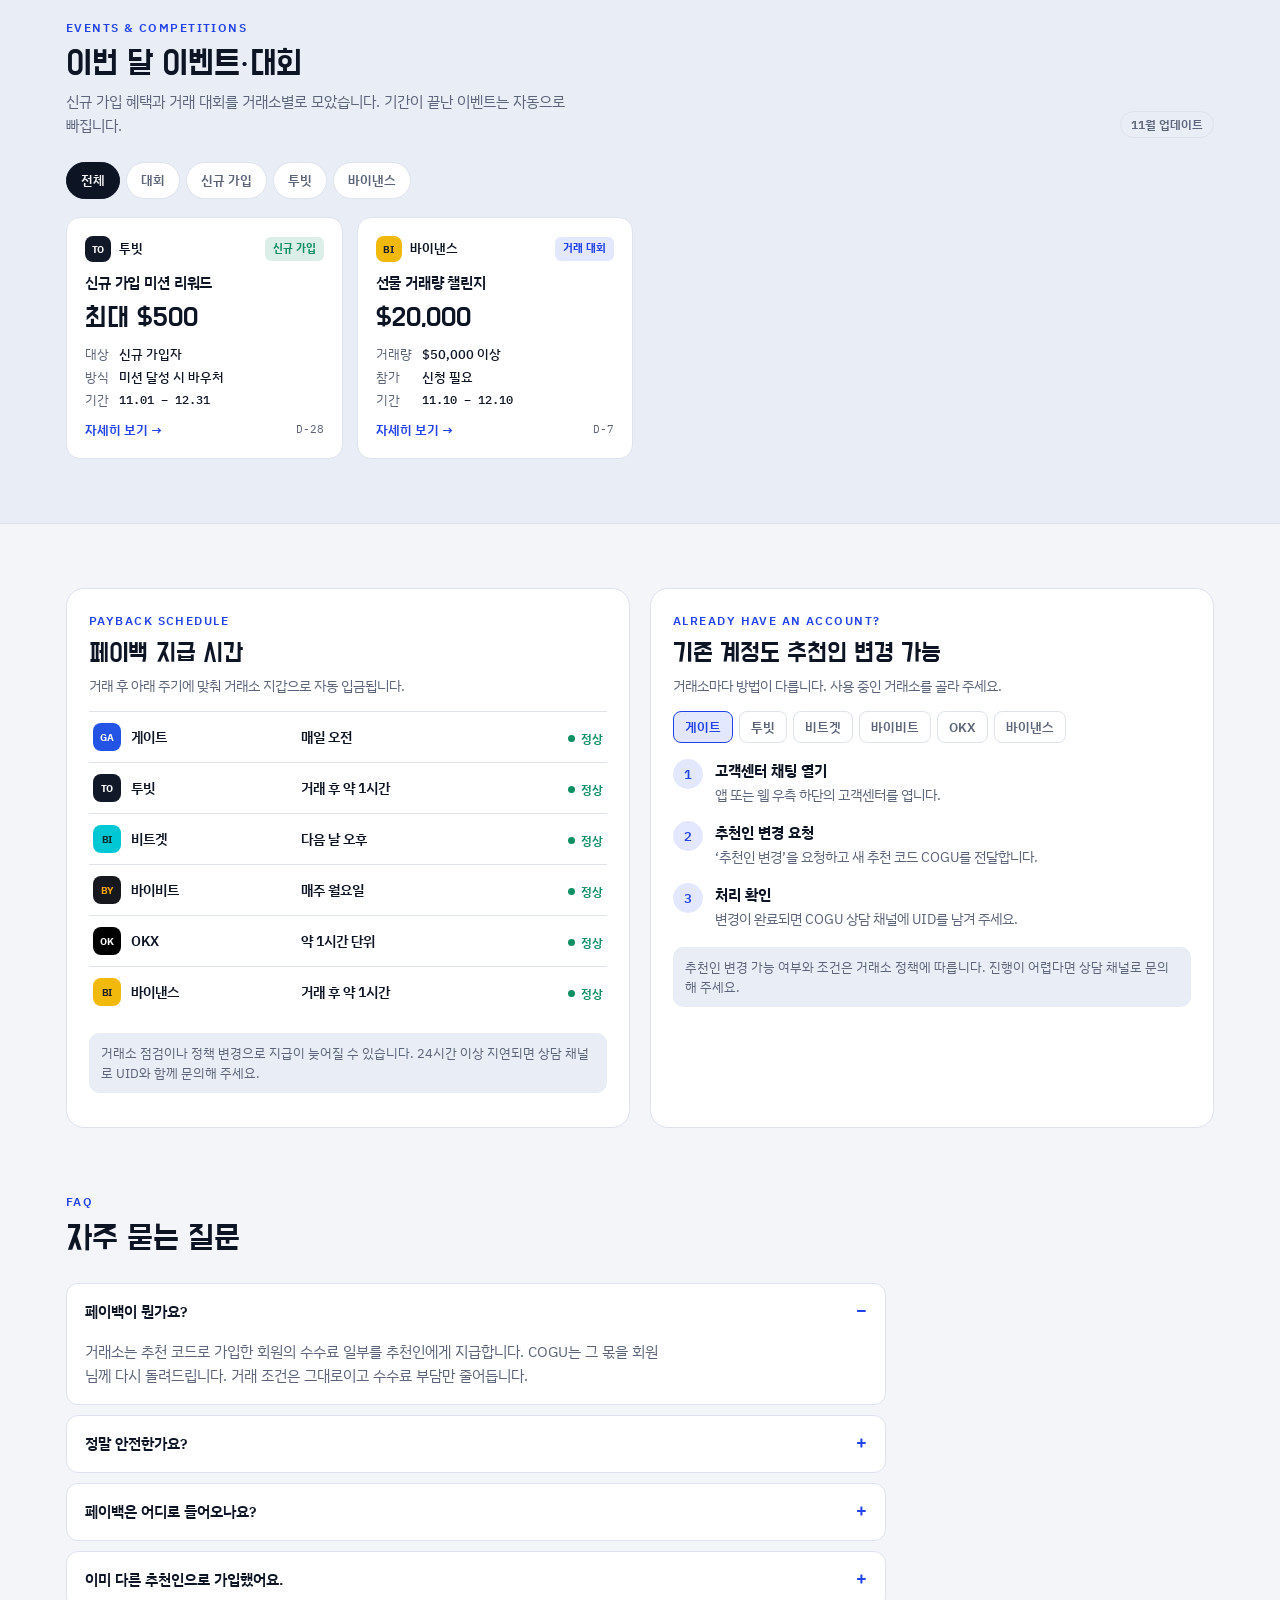
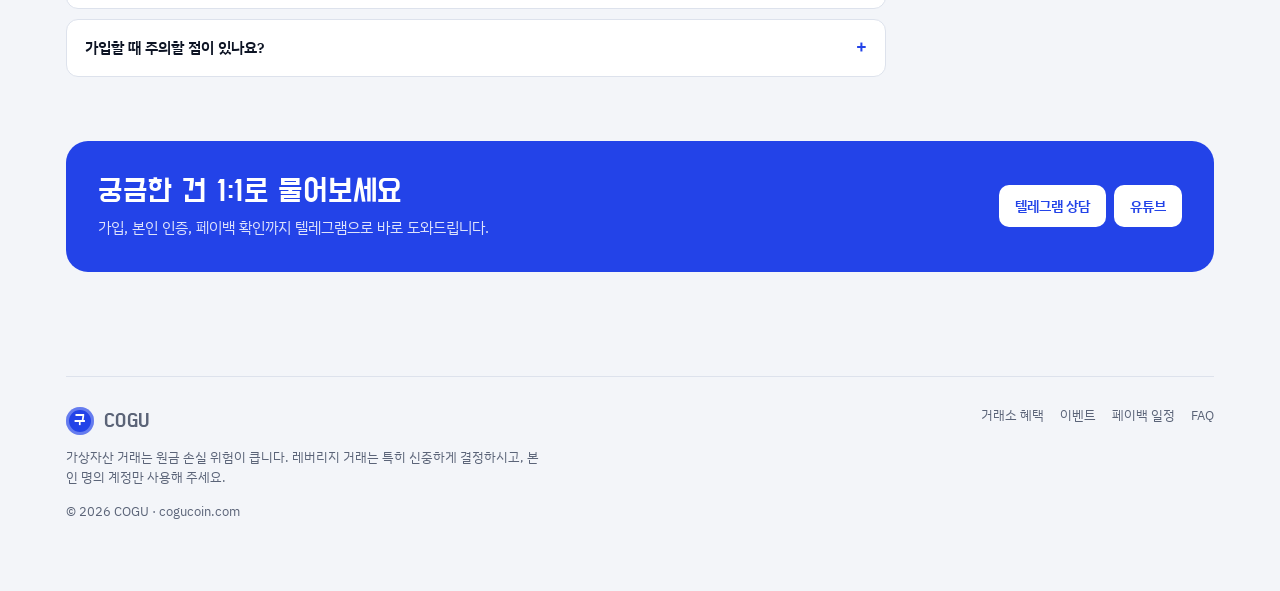
<file: COGU 코구코인.html>
<!doctype html><html><head><meta charset=utf8><meta name=viewport content="width=device-width,initial-scale=1,viewport-fit=cover"><style>:root{color-scheme:light;box-sizing:border-box;padding-top:env(safe-area-inset-top,0px);padding-bottom:env(safe-area-inset-bottom,0px)}html{scroll-padding-top:env(safe-area-inset-top,0px)}body{margin:0;padding:0;font:14px -apple-system,BlinkMacSystemFont,sans-serif;background:#fff;color:#000}img{max-width:100%}[hidden]:not([hidden=until-found i]){display:none!important}</style></head><body>
<title>COGU 코구코인</title>
<meta name="claude:viewport-fit-sides" content="cover">
<link rel="preconnect" href="https://fonts.googleapis.com">
<link rel="preconnect" href="https://fonts.gstatic.com" crossorigin>
<link rel="stylesheet" href="https://fonts.googleapis.com/css2?family=Do+Hyeon&family=IBM+Plex+Mono:wght@500;600&family=IBM+Plex+Sans+KR:wght@400;500;600;700&display=swap">
<style>
/* Layout: 코발트 잉크 + 형광펜 하이라이트. 히어로 = 수수료 절약 계산기, 그 아래 거래소 표 → 이벤트 → 지급 일정 → 레퍼럴 변경 → FAQ */
:root{
  --bg:#F3F5F9; --surface:#FFFFFF; --sunk:#E9EDF5; --ink:#0D1424; --muted:#5B6478; --line:#DDE2EC;
  --accent:#2343E8; --accent-ink:#FFFFFF; --accent-soft:#E3E8FF;
  --mark:#FFE15A; --mark-ink:#0D1424; --good:#0F8F62;
  --f-display:"Do Hyeon","IBM Plex Sans KR","Apple SD Gothic Neo","Malgun Gothic",sans-serif;
  --f-body:"IBM Plex Sans KR","Apple SD Gothic Neo","Malgun Gothic",system-ui,sans-serif;
  --f-num:"IBM Plex Mono","IBM Plex Sans KR","Apple SD Gothic Neo","Malgun Gothic",ui-monospace,monospace;
  --r:14px; --wrap:1180px;
}
@media (prefers-color-scheme:dark){:root:not([data-theme="light"]){
  --bg:#0A0F1C; --surface:#121A2C; --sunk:#0E1525; --ink:#E8ECF5; --muted:#98A2B8; --line:#24304A;
  --accent:#7088FF; --accent-ink:#0A0F1C; --accent-soft:#1B2650; --good:#3DD39A; color-scheme:dark}}
:root[data-theme="dark"]{
  --bg:#0A0F1C; --surface:#121A2C; --sunk:#0E1525; --ink:#E8ECF5; --muted:#98A2B8; --line:#24304A;
  --accent:#7088FF; --accent-ink:#0A0F1C; --accent-soft:#1B2650; --good:#3DD39A; color-scheme:dark}

*{box-sizing:border-box}
html{scroll-behavior:smooth;scroll-padding-top:84px}
body{background:var(--bg);color:var(--ink);font-family:var(--f-body);font-size:15px;line-height:1.6;-webkit-font-smoothing:antialiased}
a{color:inherit}
button{font:inherit;color:inherit}
:focus-visible{outline:2px solid var(--accent);outline-offset:2px;border-radius:6px}
.wrap{max-width:var(--wrap);margin:0 auto;padding-left:max(16px,env(safe-area-inset-left,0px));padding-right:max(16px,env(safe-area-inset-right,0px))}
.num{font-family:var(--f-num);font-variant-numeric:tabular-nums}
.eyebrow{font-size:12px;font-weight:600;letter-spacing:.12em;color:var(--accent)}
h1,h2,h3{font-family:var(--f-display);font-weight:400;text-wrap:balance;margin:0;letter-spacing:-.01em}
h2{font-size:clamp(26px,3.4vw,34px);line-height:1.15}
.sec{padding-block:64px}
.sec-head{display:flex;justify-content:space-between;align-items:flex-end;gap:16px;flex-wrap:wrap;margin-bottom:24px}
.sec-head p{margin:6px 0 0;color:var(--muted);max-width:56ch}
.chip{display:inline-flex;align-items:center;gap:6px;font-size:12px;font-weight:600;padding:3px 10px;border-radius:999px;background:var(--sunk);color:var(--muted);border:1px solid var(--line)}

/* header */
body::before{content:"";position:fixed;inset:0 0 auto;height:env(safe-area-inset-top,0px);z-index:10;background:var(--surface)}
header{position:sticky;top:env(safe-area-inset-top,0px);z-index:9;background:color-mix(in srgb,var(--surface) 92%,transparent);backdrop-filter:blur(10px);border-bottom:1px solid var(--line)}
.nav{display:flex;align-items:center;gap:20px;height:64px}
.logo{display:flex;align-items:center;gap:10px;text-decoration:none}
.logo-mark{width:34px;height:34px;border-radius:50%;background:var(--accent);color:var(--accent-ink);display:grid;place-items:center;font-family:var(--f-display);font-size:19px;box-shadow:inset 0 0 0 3px color-mix(in srgb,var(--accent-ink) 30%,transparent)}
.logo-word{font-family:var(--f-display);font-size:24px;letter-spacing:.02em}
.logo-word small{font-family:var(--f-body);font-size:11px;color:var(--muted);margin-left:6px;letter-spacing:0}
.menu{display:flex;gap:4px;margin-left:12px}
.menu a{text-decoration:none;font-size:14px;font-weight:500;color:var(--muted);padding:8px 10px;border-radius:8px}
.menu a:hover{color:var(--ink);background:var(--sunk)}
.nav-right{margin-left:auto;display:flex;align-items:center;gap:8px}
.icon-btn{width:38px;height:38px;border-radius:10px;border:1px solid var(--line);background:var(--surface);display:grid;place-items:center;cursor:pointer}
.btn{display:inline-flex;align-items:center;justify-content:center;gap:6px;font-weight:600;font-size:14px;padding:10px 16px;border-radius:10px;text-decoration:none;border:1px solid transparent;cursor:pointer;white-space:nowrap}
.btn-primary{background:var(--accent);color:var(--accent-ink)}
.btn-primary:hover{filter:brightness(1.08)}
.btn-ghost{background:var(--surface);border-color:var(--line);color:var(--ink)}
.btn-ghost:hover{border-color:var(--muted)}
#menuBtn{display:none}
.mobile-menu{display:none;border-top:1px solid var(--line);padding-block:8px}
.mobile-menu a{display:block;padding:12px 4px;text-decoration:none;font-weight:500;border-bottom:1px solid var(--line)}
@media (max-width:920px){.menu,.nav-right .btn{display:none}#menuBtn{display:grid}.mobile-menu.open{display:block}}

/* ticker */
.ticker{border-bottom:1px solid var(--line);background:var(--ink);color:var(--bg);overflow:hidden}
.ticker-track{display:flex;gap:40px;width:max-content;padding-block:9px;animation:tick 38s linear infinite;font-size:13px}
.ticker-track span{white-space:nowrap}
.ticker-track b{font-family:var(--f-num);color:var(--mark);font-weight:600;margin-left:6px}
@keyframes tick{to{transform:translateX(-50%)}}
@media (prefers-reduced-motion:reduce){.ticker-track{animation:none}}

/* hero */
.hero{padding-block:48px 32px}
.hero-grid{display:grid;grid-template-columns:1fr 1.05fr;gap:40px;align-items:center}
.hero h1{font-size:clamp(38px,5.6vw,64px);line-height:1.08}
.hl{background:linear-gradient(transparent 58%,var(--mark) 58%,var(--mark) 92%,transparent 92%);padding:0 4px;color:inherit}
.hero p.lead{font-size:17px;color:var(--muted);max-width:44ch;margin:18px 0 26px}
.hero-actions{display:flex;gap:10px;flex-wrap:wrap}
.hero-facts{display:flex;gap:28px;margin-top:32px;flex-wrap:wrap}
.hero-facts div{display:flex;flex-direction:column}
.hero-facts b{font-family:var(--f-num);font-size:22px}
.hero-facts span{font-size:13px;color:var(--muted)}
@media (max-width:920px){.hero-grid{grid-template-columns:1fr}}

/* calculator */
.calc{background:var(--surface);border:1px solid var(--line);border-radius:20px;padding:22px;box-shadow:0 18px 40px -24px color-mix(in srgb,var(--accent) 45%,transparent)}
.calc-top{display:flex;justify-content:space-between;align-items:center;gap:12px;flex-wrap:wrap}
.calc h3{font-size:22px}
.seg{display:inline-flex;background:var(--sunk);border-radius:10px;padding:3px;border:1px solid var(--line)}
.seg button{border:0;background:none;padding:6px 12px;border-radius:8px;font-size:13px;font-weight:600;color:var(--muted);cursor:pointer}
.seg button[aria-pressed="true"]{background:var(--surface);color:var(--ink);box-shadow:0 1px 2px rgba(0,0,0,.08)}
.vol{margin-top:18px}
.vol label{font-size:13px;color:var(--muted);display:block;margin-bottom:6px}
.vol-row{display:flex;align-items:baseline;gap:8px;flex-wrap:wrap}
.vol-input{font-family:var(--f-num);font-size:30px;font-weight:600;width:100%;max-width:240px;border:0;border-bottom:2px solid var(--line);background:transparent;color:var(--ink);padding:2px 0;font-variant-numeric:tabular-nums}
.vol-input:focus{outline:none;border-bottom-color:var(--accent)}
.vol-row .unit{font-family:var(--f-num);color:var(--muted)}
.presets{display:flex;gap:6px;margin-top:10px;flex-wrap:wrap}
.presets button{border:1px solid var(--line);background:var(--surface);border-radius:999px;font-size:12px;font-weight:600;padding:5px 11px;cursor:pointer;font-family:var(--f-num)}
.presets button:hover{border-color:var(--accent);color:var(--accent)}
input[type=range]{width:100%;margin-top:14px;accent-color:var(--accent)}
.bars{display:flex;flex-direction:column;gap:9px;margin-top:18px}
.bar{display:grid;grid-template-columns:86px 1fr 112px;align-items:center;gap:10px;font-size:13px}
.bar-name{font-weight:600;display:flex;align-items:center;gap:6px;min-width:0}
.bar-track{height:10px;background:var(--sunk);border-radius:99px;overflow:hidden}
.bar-fill{height:100%;background:var(--accent);border-radius:99px;transition:width .35s ease}
.bar.top .bar-fill{background:var(--mark);box-shadow:inset 0 0 0 1px color-mix(in srgb,var(--mark-ink) 15%,transparent)}
.bar-val{text-align:right;font-family:var(--f-num);font-variant-numeric:tabular-nums;font-weight:600}
.calc-note{margin-top:14px;font-size:12px;color:var(--muted);border-top:1px dashed var(--line);padding-top:12px}
.calc-sum{display:flex;justify-content:space-between;align-items:center;gap:10px;margin-top:16px;background:var(--mark);color:var(--mark-ink);border-radius:12px;padding:12px 14px;flex-wrap:wrap}
.calc-sum b{font-family:var(--f-num);font-size:22px}
@media (max-width:420px){.bar{grid-template-columns:70px 1fr 92px;font-size:12px}}

/* exchange table */
.xtable{background:var(--surface);border:1px solid var(--line);border-radius:18px;overflow:hidden}
.xrow{display:grid;grid-template-columns:minmax(170px,1.6fr) 0.9fr 1fr 1fr 1.1fr 1.5fr;align-items:center;gap:14px;padding:16px 20px;border-top:1px solid var(--line)}
.xrow.head{border-top:0;background:var(--sunk);font-size:12px;font-weight:600;color:var(--muted);padding-block:11px;letter-spacing:.02em}
.xrow.pick{background:color-mix(in srgb,var(--accent-soft) 60%,var(--surface))}
.xname{display:flex;align-items:center;gap:12px;min-width:0}
.mono{width:40px;height:40px;border-radius:11px;display:grid;place-items:center;font-weight:700;font-size:13px;flex:none;letter-spacing:-.02em}
.xname b{display:block;font-size:16px}
.xname small{display:flex;align-items:center;gap:4px;font-size:12px;color:var(--good);font-weight:500}
.badge{font-size:11px;font-weight:700;background:var(--mark);color:var(--mark-ink);padding:2px 7px;border-radius:6px;margin-left:6px;vertical-align:2px}
.pb{font-family:var(--f-display);font-size:30px;line-height:1;color:var(--accent)}
.pb small{display:block;font-family:var(--f-body);font-size:11px;color:var(--muted);margin-top:4px}
.fee{display:flex;flex-direction:column;font-family:var(--f-num);font-variant-numeric:tabular-nums}
.fee s{font-size:12px;color:var(--muted)}
.fee b{font-size:15px}
.fee .lbl{display:none;font-family:var(--f-body);font-size:11px;color:var(--muted)}
.code{display:inline-flex;align-items:center;gap:8px;border:1px dashed var(--muted);border-radius:9px;padding:6px 6px 6px 10px;font-family:var(--f-num);font-weight:600;font-size:14px;background:var(--surface);cursor:pointer;justify-self:start}
.code:hover{border-color:var(--accent);border-style:solid}
.code em{font-style:normal;font-family:var(--f-body);font-size:11px;font-weight:600;background:var(--sunk);padding:2px 7px;border-radius:6px;color:var(--muted)}
.code.copied em{background:var(--good);color:#fff}
.xact{display:flex;gap:8px;justify-content:flex-end}
@media (max-width:920px){
  .xrow.head{display:none}
  .xrow{grid-template-columns:1fr auto;grid-template-areas:"n p" "f1 f2" "c c" "a a";gap:12px 10px;padding:18px}
  .xname{grid-area:n}.pb{grid-area:p;text-align:right}
  .fee.mk{grid-area:f1}.fee.tk{grid-area:f2;text-align:right}
  .fee .lbl{display:block}
  .code{grid-area:c}.xact{grid-area:a;justify-content:stretch}.xact .btn{flex:1}
}
.table-note{font-size:12px;color:var(--muted);margin-top:12px}

/* events */
.filters{display:flex;gap:6px;flex-wrap:wrap;margin-bottom:18px}
.filters button{border:1px solid var(--line);background:var(--surface);border-radius:999px;padding:7px 14px;font-size:13px;font-weight:600;cursor:pointer;color:var(--muted)}
.filters button[aria-pressed="true"]{background:var(--ink);color:var(--bg);border-color:var(--ink)}
.events{display:grid;grid-template-columns:repeat(auto-fill,minmax(260px,1fr));gap:14px}
.ev{background:var(--surface);border:1px solid var(--line);border-radius:var(--r);padding:18px;display:flex;flex-direction:column;gap:10px;text-decoration:none;transition:transform .15s ease,border-color .15s ease}
.ev:hover{transform:translateY(-2px);border-color:var(--accent)}
.ev-top{display:flex;justify-content:space-between;align-items:center;gap:8px}
.ev-ex{display:flex;align-items:center;gap:8px;font-size:13px;font-weight:600}
.ev-ex .mono{width:26px;height:26px;border-radius:8px;font-size:10px}
.ev-type{font-size:11px;font-weight:700;padding:3px 8px;border-radius:6px}
.ev-type.comp{background:var(--accent-soft);color:var(--accent)}
.ev-type.new{background:color-mix(in srgb,var(--good) 15%,transparent);color:var(--good)}
.ev h3{font-family:var(--f-body);font-weight:600;font-size:15px;line-height:1.4}
.ev .prize{font-family:var(--f-display);font-size:28px;line-height:1.1}
.ev dl{display:grid;grid-template-columns:auto 1fr;gap:3px 10px;margin:0;font-size:12.5px}
.ev dt{color:var(--muted)}
.ev dd{margin:0;font-weight:500}
.ev .go{margin-top:auto;font-size:13px;font-weight:600;color:var(--accent)}
.ev .dday{font-family:var(--f-num);font-size:11px;color:var(--muted)}

/* schedule + referral */
.two{display:grid;grid-template-columns:1fr 1fr;gap:20px}
@media (max-width:920px){.two{grid-template-columns:1fr}}
.panel{background:var(--surface);border:1px solid var(--line);border-radius:18px;padding:22px;min-width:0}
.panel h2{font-size:26px}
.sched{width:100%;border-collapse:collapse;margin-top:14px;font-size:14px}
.sched td{padding:11px 4px;border-top:1px solid var(--line)}
.sched td:last-child{text-align:right}
.ok{display:inline-flex;align-items:center;gap:6px;font-size:12px;font-weight:600;color:var(--good)}
.ok::before{content:"";width:7px;height:7px;border-radius:50%;background:var(--good)}
.steps{list-style:none;padding:0;margin:16px 0 0;display:flex;flex-direction:column;gap:14px;counter-reset:s}
.steps li{display:grid;grid-template-columns:30px 1fr;gap:12px;counter-increment:s}
.steps li::before{content:counter(s);width:30px;height:30px;border-radius:50%;background:var(--accent-soft);color:var(--accent);display:grid;place-items:center;font-family:var(--f-num);font-weight:600;font-size:13px}
.steps b{display:block}
.steps span{color:var(--muted);font-size:13.5px}
.xtabs{display:flex;gap:6px;flex-wrap:wrap;margin-top:14px}
.xtabs button{border:1px solid var(--line);background:var(--surface);border-radius:8px;padding:5px 11px;font-size:12.5px;font-weight:600;cursor:pointer;color:var(--muted)}
.xtabs button[aria-pressed="true"]{border-color:var(--accent);color:var(--accent);background:var(--accent-soft)}
.warn{font-size:12.5px;color:var(--muted);background:var(--sunk);border-radius:10px;padding:10px 12px;margin-top:16px}

/* faq */
.faq{display:grid;gap:10px;max-width:820px}
.faq details{background:var(--surface);border:1px solid var(--line);border-radius:12px;padding:0 18px}
.faq summary{cursor:pointer;list-style:none;padding:16px 0;font-weight:600;display:flex;justify-content:space-between;gap:12px}
.faq summary::-webkit-details-marker{display:none}
.faq summary::after{content:"+";font-family:var(--f-num);color:var(--accent);font-size:18px;line-height:1}
.faq details[open] summary::after{content:"−"}
.faq p{margin:0 0 16px;color:var(--muted);max-width:65ch}

/* contact + footer */
.contact{background:var(--accent);color:var(--accent-ink);border-radius:22px;padding:32px;display:flex;justify-content:space-between;align-items:center;gap:20px;flex-wrap:wrap}
.contact h2{font-size:clamp(24px,3vw,32px)}
.contact p{margin:6px 0 0;opacity:.85}
.contact .links{display:flex;gap:8px;flex-wrap:wrap}
.contact .links a{background:var(--accent-ink);color:var(--accent);text-decoration:none;font-weight:600;padding:10px 16px;border-radius:10px;font-size:14px}
footer{padding-block:40px 56px;color:var(--muted);font-size:13px}
.foot{display:flex;justify-content:space-between;gap:24px;flex-wrap:wrap;border-top:1px solid var(--line);padding-top:28px}
.foot nav{display:flex;gap:16px;flex-wrap:wrap}
.foot nav a{text-decoration:none}
.foot nav a:hover{color:var(--ink)}
.risk{max-width:60ch;margin-top:10px}

.fab{position:fixed;right:calc(18px + env(safe-area-inset-right,0px));bottom:calc(18px + env(safe-area-inset-bottom,0px));z-index:8;background:var(--ink);color:var(--bg);text-decoration:none;font-weight:600;font-size:14px;padding:12px 18px;border-radius:999px;box-shadow:0 10px 24px -10px rgba(0,0,0,.45);display:flex;align-items:center;gap:8px}
.toast{position:fixed;left:50%;bottom:calc(24px + env(safe-area-inset-bottom,0px));transform:translateX(-50%);background:var(--ink);color:var(--bg);padding:10px 16px;border-radius:10px;font-size:13px;font-weight:600;z-index:20}
</style>

<header>
  <div class="wrap">
    <div class="nav">
      <a class="logo" href="#top" aria-label="COGU 홈">
        <span class="logo-mark">구</span>
        <span class="logo-word">COGU<small>cogucoin.com</small></span>
      </a>
      <nav class="menu" aria-label="주요 메뉴">
        <a href="#calc">수수료 계산기</a>
        <a href="#exchanges">거래소 혜택</a>
        <a href="#events">이벤트·대회</a>
        <a href="#payback">페이백 일정</a>
        <a href="#referral">추천인 변경</a>
        <a href="#faq">자주 묻는 질문</a>
      </nav>
      <div class="nav-right">
        <button class="icon-btn" id="themeBtn" aria-label="화면 테마 바꾸기">
          <svg width="18" height="18" viewBox="0 0 24 24" fill="none" stroke="currentColor" stroke-width="2" stroke-linecap="round"><path d="M21 12.8A9 9 0 1 1 11.2 3a7 7 0 0 0 9.8 9.8z"/></svg>
        </button>
        <a class="btn btn-primary" href="#exchanges">페이백 받고 가입하기</a>
        <button class="icon-btn" id="menuBtn" aria-label="메뉴 열기" aria-expanded="false">
          <svg width="18" height="18" viewBox="0 0 24 24" fill="none" stroke="currentColor" stroke-width="2" stroke-linecap="round"><path d="M4 7h16M4 12h16M4 17h16"/></svg>
        </button>
      </div>
    </div>
    <nav class="mobile-menu" id="mobileMenu" aria-label="모바일 메뉴">
      <a href="#calc">수수료 계산기</a><a href="#exchanges">거래소 혜택</a><a href="#events">이벤트·대회</a>
      <a href="#payback">페이백 일정</a><a href="#referral">추천인 변경</a><a href="#faq">자주 묻는 질문</a>
    </nav>
  </div>
</header>

<div class="ticker" aria-hidden="true"><div class="ticker-track" id="ticker"></div></div>

<main id="top">
  <section class="hero" id="calc">
    <div class="wrap hero-grid">
      <div>
        <div class="eyebrow">TRADING FEE PAYBACK</div>
        <h1 style="margin-top:12px">같은 거래,<br>수수료는 <span class="hl">돌려받으세요</span></h1>
        <p class="lead">COGU 추천 코드로 가입하면 거래할 때마다 낸 수수료의 일부가 자동으로 돌아옵니다. 한 달에 얼마나 아낄 수 있는지 옆에서 바로 계산해 보세요.</p>
        <div class="hero-actions">
          <a class="btn btn-primary" href="#exchanges">거래소 혜택 보기</a>
          <a class="btn btn-ghost" href="#referral">이미 계정이 있어요</a>
        </div>
        <div class="hero-facts">
          <div><b id="factMax">70%</b><span>최대 페이백</span></div>
          <div><b id="factCount">6곳</b><span>제휴 거래소</span></div>
          <div><b>업비트·빗썸</b><span>입출금 지원</span></div>
        </div>
      </div>

      <div class="calc" aria-labelledby="calcTitle">
        <div class="calc-top">
          <h3 id="calcTitle">한 달 페이백 계산기</h3>
          <div class="seg" role="group" aria-label="주문 방식">
            <button id="ordTaker" aria-pressed="true">시장가</button>
            <button id="ordMaker" aria-pressed="false">지정가</button>
          </div>
        </div>
        <div class="vol">
          <label for="volInput">한 달 거래량</label>
          <div class="vol-row">
            <input class="vol-input" id="volInput" inputmode="numeric" value="500,000" aria-describedby="volUnit">
            <span class="unit" id="volUnit">USDT</span>
          </div>
          <input type="range" id="volRange" min="10000" max="5000000" step="10000" value="500000" aria-label="거래량 조절">
          <div class="presets">
            <button data-v="100000">10만</button><button data-v="500000">50만</button><button data-v="1000000">100만</button><button data-v="3000000">300만</button>
          </div>
        </div>
        <div class="bars" id="bars"></div>
        <div class="calc-sum">
          <span>가장 많이 돌려받는 곳 <b id="bestName" style="font-family:var(--f-body);font-size:15px"></b></span>
          <span>월 <b id="bestVal"></b> USDT</span>
        </div>
        <div class="calc-note">선물 거래 기본 수수료 × 페이백 비율로 계산한 예상치입니다. 실제 지급액은 거래소 정책과 VIP 등급에 따라 달라질 수 있습니다.</div>
      </div>
    </div>
  </section>

  <section class="sec" id="exchanges" style="padding-top:32px">
    <div class="wrap">
      <div class="sec-head">
        <div>
          <div class="eyebrow">EXCHANGE BENEFITS</div>
          <h2 style="margin-top:8px">거래소별 혜택 한눈에 보기</h2>
          <p>추천 코드를 눌러 복사한 뒤, 가입 화면의 추천인(Referral) 칸에 붙여 넣으세요.</p>
        </div>
        <a class="btn btn-ghost" href="#referral">기존 계정 추천인 변경 →</a>
      </div>
      <div class="xtable" role="table" aria-label="거래소 혜택 비교">
        <div class="xrow head" role="row">
          <span role="columnheader">거래소</span><span role="columnheader">페이백</span><span role="columnheader">지정가 수수료</span><span role="columnheader">시장가 수수료</span><span role="columnheader">추천 코드</span><span role="columnheader" style="text-align:right">가입</span>
        </div>
        <div id="xrows"></div>
      </div>
      <p class="table-note">선물(USDT-M) 기본 수수료 기준이며, 취소선은 원래 수수료, 굵은 숫자는 페이백을 반영한 실질 수수료입니다.</p>
    </div>
  </section>

  <section class="sec" id="events" style="background:var(--sunk);border-block:1px solid var(--line)">
    <div class="wrap">
      <div class="sec-head">
        <div>
          <div class="eyebrow">EVENTS &amp; COMPETITIONS</div>
          <h2 style="margin-top:8px">이번 달 이벤트·대회</h2>
          <p>신규 가입 혜택과 거래 대회를 거래소별로 모았습니다. 기간이 끝난 이벤트는 자동으로 빠집니다.</p>
        </div>
        <span class="chip">11월 업데이트</span>
      </div>
      <div class="filters" id="filters" role="group" aria-label="이벤트 필터"></div>
      <div class="events" id="eventList"></div>
    </div>
  </section>

  <section class="sec">
    <div class="wrap two">
      <div class="panel" id="payback">
        <div class="eyebrow">PAYBACK SCHEDULE</div>
        <h2 style="margin-top:8px">페이백 지급 시간</h2>
        <p style="color:var(--muted);margin:6px 0 0;font-size:14px">거래 후 아래 주기에 맞춰 거래소 지갑으로 자동 입금됩니다.</p>
        <table class="sched"><tbody id="schedRows"></tbody></table>
        <p class="warn">거래소 점검이나 정책 변경으로 지급이 늦어질 수 있습니다. 24시간 이상 지연되면 상담 채널로 UID와 함께 문의해 주세요.</p>
      </div>

      <div class="panel" id="referral">
        <div class="eyebrow">ALREADY HAVE AN ACCOUNT?</div>
        <h2 style="margin-top:8px">기존 계정도 추천인 변경 가능</h2>
        <p style="color:var(--muted);margin:6px 0 0;font-size:14px">거래소마다 방법이 다릅니다. 사용 중인 거래소를 골라 주세요.</p>
        <div class="xtabs" id="refTabs" role="group" aria-label="거래소 선택"></div>
        <ol class="steps" id="refSteps"></ol>
        <p class="warn">추천인 변경 가능 여부와 조건은 거래소 정책에 따릅니다. 진행이 어렵다면 상담 채널로 문의해 주세요.</p>
      </div>
    </div>
  </section>

  <section class="sec" id="faq" style="padding-top:0">
    <div class="wrap">
      <div class="sec-head"><div><div class="eyebrow">FAQ</div><h2 style="margin-top:8px">자주 묻는 질문</h2></div></div>
      <div class="faq">
        <details open><summary>페이백이 뭔가요?</summary><p>거래소는 추천 코드로 가입한 회원의 수수료 일부를 추천인에게 지급합니다. COGU는 그 몫을 회원님께 다시 돌려드립니다. 거래 조건은 그대로이고 수수료 부담만 줄어듭니다.</p></details>
        <details><summary>정말 안전한가요?</summary><p>모든 혜택은 각 거래소의 공식 파트너 프로그램을 통해 지급됩니다. COGU는 회원님의 계정, 비밀번호, 자산에 접근하지 않으며, 그런 정보를 요청하지도 않습니다.</p></details>
        <details><summary>페이백은 어디로 들어오나요?</summary><p>가입한 거래소 계정의 지갑으로 직접 들어옵니다. 지급 주기는 위의 페이백 지급 시간 표를 확인해 주세요.</p></details>
        <details><summary>이미 다른 추천인으로 가입했어요.</summary><p>일부 거래소는 고객센터를 통한 추천인 변경을 지원합니다. 추천인 변경 안내에서 거래소를 선택해 방법을 확인해 주세요.</p></details>
        <details><summary>가입할 때 주의할 점이 있나요?</summary><p>반드시 본인 명의 정보로 가입하고 본인 인증(KYC)을 완료해 주세요. 타인 명의 계정은 페이백 지급이 제한되고 계정이 정지될 수 있습니다.</p></details>
      </div>
    </div>
  </section>

  <section class="sec" style="padding-top:0">
    <div class="wrap">
      <div class="contact">
        <div>
          <h2>궁금한 건 1:1로 물어보세요</h2>
          <p>가입, 본인 인증, 페이백 확인까지 텔레그램으로 바로 도와드립니다.</p>
        </div>
        <div class="links">
          <a href="https://t.me/cogucoin" target="_blank" rel="noopener">텔레그램 상담</a>
          <a href="https://www.youtube.com/@cogucoin" target="_blank" rel="noopener">유튜브</a>
        </div>
      </div>
    </div>
  </section>
</main>

<footer>
  <div class="wrap">
    <div class="foot">
      <div>
        <a class="logo" href="#top"><span class="logo-mark" style="width:28px;height:28px;font-size:15px">구</span><span class="logo-word" style="font-size:20px">COGU</span></a>
        <p class="risk">가상자산 거래는 원금 손실 위험이 큽니다. 레버리지 거래는 특히 신중하게 결정하시고, 본인 명의 계정만 사용해 주세요.</p>
        <p>© 2026 COGU · cogucoin.com</p>
      </div>
      <nav aria-label="하단 메뉴">
        <a href="#exchanges">거래소 혜택</a><a href="#events">이벤트</a><a href="#payback">페이백 일정</a><a href="#faq">FAQ</a>
      </nav>
    </div>
  </div>
</footer>

<a class="fab" href="https://t.me/cogucoin" target="_blank" rel="noopener">
  <svg width="16" height="16" viewBox="0 0 24 24" fill="currentColor"><path d="M21.5 3.6 2.9 10.8c-1 .4-1 1.6.1 1.9l4.7 1.5 1.8 5.6c.3.8 1.3 1 1.9.4l2.6-2.5 4.9 3.6c.7.5 1.6.1 1.8-.7l3.2-15.1c.2-1-.7-1.8-1.7-1.4zM9.7 14.3l8.6-7.6-6.9 8.7-.3 3.3-1.4-4.4z"/></svg>
  상담하기
</a>
<div class="toast" id="toast" hidden></div>

<script>
/* ===== 여기만 고치면 사이트 내용이 바뀝니다 ===== */
// code: 본인 추천 코드 / link: 본인 레퍼럴 가입 링크 / maker·taker: 기본 수수료(%) / payback: 페이백 비율(%)
const EXCHANGES = [
  {id:"gate",    name:"Gate",    ko:"게이트",   color:"#2354E6", fg:"#fff", payback:70, maker:0.02, taker:0.05,  code:"COGU",    link:"https://www.gate.com/", pick:true, schedule:"매일 오전"},
  {id:"toobit",  name:"Toobit",  ko:"투빗",     color:"#111827", fg:"#fff", payback:60, maker:0.02, taker:0.06,  code:"cogu",    link:"https://www.toobit.com/", schedule:"거래 후 약 1시간"},
  {id:"bitget",  name:"Bitget",  ko:"비트겟",   color:"#00C7D4", fg:"#062a2c", payback:50, maker:0.02, taker:0.06, code:"COGU",   link:"https://www.bitget.com/", schedule:"다음 날 오후"},
  {id:"bybit",   name:"Bybit",   ko:"바이비트", color:"#17181E", fg:"#F7A600", payback:20, maker:0.02, taker:0.055, code:"122998", link:"https://www.bybit.com/invite?ref=122998", schedule:"매주 월요일"},
  {id:"okx",     name:"OKX",     ko:"OKX",      color:"#000000", fg:"#fff", payback:20, maker:0.02, taker:0.05,  code:"COGU",    link:"https://www.okx.com/", schedule:"약 1시간 단위"},
  {id:"binance", name:"Binance", ko:"바이낸스", color:"#F0B90B", fg:"#1E2026", payback:20, maker:0.02, taker:0.05, code:"COGU",   link:"https://www.binance.com/", schedule:"거래 후 약 1시간"}
];
// type: "comp"(대회) 또는 "new"(신규 가입) / end 날짜가 지나면 자동으로 숨겨집니다
const EVENTS = [
  {ex:"gate",    type:"comp", title:"11월 선물 개인 거래 대회", prize:"$100,000", start:"2026-11-01", end:"2026-11-30", cond:[["참가 조건","선물 자산 $200 이상"],["거래량","$100,000 이상"]], link:"https://www.gate.com/"},
  {ex:"toobit",  type:"new",  title:"신규 가입 미션 리워드",     prize:"최대 $500",  start:"2026-11-01", end:"2026-12-31", cond:[["대상","신규 가입자"],["방식","미션 달성 시 바우처"]], link:"https://www.toobit.com/"},
  {ex:"bitget",  type:"comp", title:"11월 개인 트레이딩 대회",   prize:"$50,000",   start:"2026-11-01", end:"2026-11-30", cond:[["참가 조건","선물 자산 $100 이상"],["거래량","$200,000 이상"]], link:"https://www.bitget.com/"},
  {ex:"bybit",   type:"new",  title:"첫 입금 리워드",            prize:"20 USDT",   start:"2026-11-03", end:"2026-11-30", cond:[["조건","100 USDT 이상 입금"],["인원","선착순 지급"]], link:"https://www.bybit.com/invite?ref=122998"},
  {ex:"okx",     type:"new",  title:"입금·거래 리워드",          prize:"최대 $200", start:"2026-11-01", end:"2026-11-30", cond:[["대상","신규 가입자"],["방식","입금 후 거래 미션"]], link:"https://www.okx.com/"},
  {ex:"binance", type:"comp", title:"선물 거래량 챌린지",        prize:"$20,000",   start:"2026-11-10", end:"2026-12-10", cond:[["거래량","$50,000 이상"],["참가","신청 필요"]], link:"https://www.binance.com/"}
];
const REF_STEPS = {
  gate:   [["고객센터 채팅 열기","앱 또는 웹 우측 하단의 고객센터를 엽니다."],["추천인 변경 요청","‘추천인 변경’을 요청하고 새 추천 코드 COGU를 전달합니다."],["처리 확인","변경이 완료되면 COGU 상담 채널에 UID를 남겨 주세요."]],
  toobit: [["고객센터 문의","Toobit 고객센터에 추천인 변경을 요청합니다."],["코드 전달","새 추천 코드 cogu와 본인 UID를 전달합니다."],["완료 확인","처리 후 COGU 상담 채널에 UID를 남겨 주세요."]],
  bitget: [["정책 확인","Bitget은 기존 계정의 추천인 변경을 제한하는 경우가 있습니다."],["고객센터 문의","가능 여부를 고객센터에서 먼저 확인합니다."],["상담 요청","어렵다면 COGU 상담 채널로 문의해 주세요."]],
  bybit:  [["고객센터 문의","Bybit 고객센터에 추천인 변경 가능 여부를 문의합니다."],["코드 전달","가능하다면 새 추천 코드 122998을 전달합니다."],["완료 확인","처리 후 COGU 상담 채널에 UID를 남겨 주세요."]],
  okx:    [["고객센터 문의","OKX 고객센터에 추천인 변경을 요청합니다."],["코드 전달","새 추천 코드 COGU와 UID를 전달합니다."],["완료 확인","처리 후 COGU 상담 채널에 UID를 남겨 주세요."]],
  binance:[["정책 확인","Binance는 추천인 변경 조건이 까다로운 편입니다."],["고객센터 문의","가능 여부를 고객센터에서 먼저 확인합니다."],["상담 요청","방법이 막히면 COGU 상담 채널로 문의해 주세요."]]
};
/* ===== 설정 끝 ===== */

const $ = s => document.querySelector(s);
const byId = Object.fromEntries(EXCHANGES.map(e => [e.id, e]));
const mono = (e, cls="mono") => `<span class="${cls}" style="background:${e.color};color:${e.fg}">${e.name.slice(0,2).toUpperCase()}</span>`;
const fmtPct = n => (+n.toFixed(4)).toString() + "%";
const fmtNum = n => Math.round(n).toLocaleString("ko-KR");
function toast(msg){const t=$("#toast");t.textContent=msg;t.hidden=false;clearTimeout(toast._t);toast._t=setTimeout(()=>t.hidden=true,1800)}

/* ticker */
const tick = EXCHANGES.map(e=>`<span>${e.ko} 수수료 페이백<b>${e.payback}%</b></span>`).join("");
$("#ticker").innerHTML = tick + tick;
$("#factMax").textContent = Math.max(...EXCHANGES.map(e=>e.payback)) + "%";
$("#factCount").textContent = EXCHANGES.length + "곳";

/* exchange table */
$("#xrows").innerHTML = EXCHANGES.map(e => {
  const rm = e.maker*(1-e.payback/100), rt = e.taker*(1-e.payback/100);
  return `<div class="xrow${e.pick?" pick":""}" role="row">
    <div class="xname" role="cell">${mono(e)}<div style="min-width:0"><b>${e.ko}${e.pick?'<span class="badge">추천</span>':""}</b><small><svg width="12" height="12" viewBox="0 0 24 24" fill="none" stroke="currentColor" stroke-width="3"><path d="M5 12l5 5L20 7"/></svg>업비트·빗썸 입출금</small></div></div>
    <div class="pb" role="cell">${e.payback}%<small>수수료 페이백</small></div>
    <div class="fee mk" role="cell"><span class="lbl">지정가</span><s>${fmtPct(e.maker)}</s><b>${fmtPct(rm)}</b></div>
    <div class="fee tk" role="cell"><span class="lbl">시장가</span><s>${fmtPct(e.taker)}</s><b>${fmtPct(rt)}</b></div>
    <button class="code" role="cell" data-code="${e.code}" aria-label="${e.ko} 추천 코드 ${e.code} 복사">${e.code}<em>복사</em></button>
    <div class="xact" role="cell"><a class="btn btn-primary" href="${e.link}" target="_blank" rel="noopener">가입하기</a><a class="btn btn-ghost" href="#referral" data-ref="${e.id}">가이드</a></div>
  </div>`}).join("");

document.addEventListener("click", ev => {
  const c = ev.target.closest(".code");
  if (c) {
    const code = c.dataset.code;
    const done = () => {c.classList.add("copied");c.querySelector("em").textContent="복사됨";toast(`추천 코드 ${code} 복사됨`);setTimeout(()=>{c.classList.remove("copied");c.querySelector("em").textContent="복사"},1600)};
    try { navigator.clipboard.writeText(code).then(done).catch(()=>{selectText(c);toast("코드를 길게 눌러 복사해 주세요")}); }
    catch(_) { selectText(c); toast("코드를 길게 눌러 복사해 주세요"); }
  }
  const g = ev.target.closest("[data-ref]");
  if (g) setRef(g.dataset.ref);
});
function selectText(el){const r=document.createRange();r.selectNodeContents(el.firstChild||el);const s=getSelection();s.removeAllRanges();s.addRange(r)}

/* calculator */
let vol = 500000, mode = "taker";
function renderCalc(){
  const rows = EXCHANGES.map(e => ({e, v: vol * (mode==="taker"?e.taker:e.maker)/100 * e.payback/100})).sort((a,b)=>b.v-a.v);
  const max = rows[0].v || 1;
  $("#bars").innerHTML = rows.map((r,i)=>`<div class="bar${i===0?" top":""}"><span class="bar-name">${mono(r.e,"mono")}${r.e.ko}</span><div class="bar-track"><div class="bar-fill" style="width:${Math.max(2,r.v/max*100)}%"></div></div><span class="bar-val">${fmtNum(r.v)} <span style="color:var(--muted);font-weight:500">USDT</span></span></div>`).join("");
  document.querySelectorAll(".bar .mono").forEach(m=>{m.style.width="22px";m.style.height="22px";m.style.fontSize="9px";m.style.borderRadius="6px"});
  $("#bestName").textContent = rows[0].e.ko;
  $("#bestVal").textContent = fmtNum(rows[0].v);
}
function setVol(v, from){
  vol = Math.max(0, Math.min(100000000, v||0));
  if (from!=="input") $("#volInput").value = vol.toLocaleString("ko-KR");
  if (from!=="range") $("#volRange").value = Math.min(5000000, vol);
  renderCalc();
}
$("#volInput").addEventListener("input", e => {
  const raw = e.target.value.replace(/[^0-9]/g,"");
  e.target.value = raw ? (+raw).toLocaleString("ko-KR") : "";
  setVol(+raw, "input");
});
$("#volRange").addEventListener("input", e => setVol(+e.target.value, "range"));
document.querySelectorAll(".presets button").forEach(b => b.addEventListener("click", () => setVol(+b.dataset.v)));
[["#ordTaker","taker"],["#ordMaker","maker"]].forEach(([s,m]) => $(s).addEventListener("click", () => {
  mode = m; $("#ordTaker").setAttribute("aria-pressed", m==="taker"); $("#ordMaker").setAttribute("aria-pressed", m==="maker"); renderCalc();
}));
renderCalc();

/* events */
const today = new Date(); today.setHours(0,0,0,0);
const live = EVENTS.filter(ev => new Date(ev.end+"T23:59:59") >= today);
let filt = "all";
const used = [...new Set(live.map(e=>e.ex))];
const fdefs = [["all","전체"],["comp","대회"],["new","신규 가입"],...used.map(id=>[id,byId[id].ko])];
$("#filters").innerHTML = fdefs.map(([k,l])=>`<button data-f="${k}" aria-pressed="${k==="all"}">${l}</button>`).join("");
$("#filters").addEventListener("click", e => {
  const b = e.target.closest("button"); if(!b) return;
  filt = b.dataset.f;
  $("#filters").querySelectorAll("button").forEach(x=>x.setAttribute("aria-pressed", x===b));
  renderEvents();
});
function dday(end){const d=Math.ceil((new Date(end+"T23:59:59")-new Date())/864e5);return d<=0?"오늘 마감":`D-${d}`}
function renderEvents(){
  const list = live.filter(ev => filt==="all" || ev.type===filt || ev.ex===filt);
  $("#eventList").innerHTML = list.length ? list.map(ev => {
    const e = byId[ev.ex];
    return `<a class="ev" href="${ev.link}" target="_blank" rel="noopener">
      <div class="ev-top"><span class="ev-ex">${mono(e)}${e.ko}</span><span class="ev-type ${ev.type}">${ev.type==="comp"?"거래 대회":"신규 가입"}</span></div>
      <h3>${ev.title}</h3>
      <div class="prize">${ev.prize}</div>
      <dl>${ev.cond.map(([k,v])=>`<dt>${k}</dt><dd>${v}</dd>`).join("")}<dt>기간</dt><dd class="num" style="font-size:12px">${ev.start.slice(5).replace("-",".")} – ${ev.end.slice(5).replace("-",".")}</dd></dl>
      <div style="display:flex;justify-content:space-between;align-items:center;margin-top:auto"><span class="go">자세히 보기 →</span><span class="dday">${dday(ev.end)}</span></div>
    </a>`}).join("") : `<p style="color:var(--muted)">진행 중인 이벤트가 없습니다.</p>`;
}
renderEvents();

/* schedule */
$("#schedRows").innerHTML = EXCHANGES.map(e=>`<tr><td><span style="display:inline-flex;align-items:center;gap:10px;font-weight:600">${mono(e)}${e.ko}</span></td><td style="font-weight:600">${e.schedule}</td><td><span class="ok">정상</span></td></tr>`).join("");
document.querySelectorAll("#schedRows .mono").forEach(m=>{m.style.width="28px";m.style.height="28px";m.style.fontSize="10px";m.style.borderRadius="8px"});

/* referral change */
$("#refTabs").innerHTML = EXCHANGES.map((e,i)=>`<button data-x="${e.id}" aria-pressed="${i===0}">${e.ko}</button>`).join("");
function setRef(id){
  $("#refTabs").querySelectorAll("button").forEach(b=>b.setAttribute("aria-pressed", b.dataset.x===id));
  $("#refSteps").innerHTML = (REF_STEPS[id]||[]).map(([t,d])=>`<li><div><b>${t}</b><span>${d}</span></div></li>`).join("");
}
$("#refTabs").addEventListener("click", e => {const b=e.target.closest("button"); if(b) setRef(b.dataset.x)});
setRef(EXCHANGES[0].id);

/* theme + menu */
$("#themeBtn").addEventListener("click", () => {
  const root = document.documentElement;
  const dark = root.dataset.theme ? root.dataset.theme==="dark" : matchMedia("(prefers-color-scheme: dark)").matches;
  root.dataset.theme = dark ? "light" : "dark";
});
$("#menuBtn").addEventListener("click", () => {
  const m = $("#mobileMenu"), open = !m.classList.contains("open");
  m.classList.toggle("open", open); $("#menuBtn").setAttribute("aria-expanded", open);
});
$("#mobileMenu").addEventListener("click", e => { if (e.target.tagName==="A") { $("#mobileMenu").classList.remove("open"); $("#menuBtn").setAttribute("aria-expanded","false"); } });
</script>

</body></html>
</file>
<file: style.css>
/* Layout: 코발트 잉크 + 형광펜 하이라이트. 히어로 = 수수료 절약 계산기, 그 아래 거래소 표 → 이벤트 → 지급 일정 → 레퍼럴 변경 → FAQ */
:root{
  --bg:#F3F5F9; --surface:#FFFFFF; --sunk:#E9EDF5; --ink:#0D1424; --muted:#5B6478; --line:#DDE2EC;
  --accent:#2343E8; --accent-ink:#FFFFFF; --accent-soft:#E3E8FF;
  --mark:#FFE15A; --mark-ink:#0D1424; --good:#0F8F62;
  --f-display:"Do Hyeon","IBM Plex Sans KR","Apple SD Gothic Neo","Malgun Gothic",sans-serif;
  --f-body:"IBM Plex Sans KR","Apple SD Gothic Neo","Malgun Gothic",system-ui,sans-serif;
  --f-num:"IBM Plex Mono","IBM Plex Sans KR","Apple SD Gothic Neo","Malgun Gothic",ui-monospace,monospace;
  --r:14px; --wrap:1180px;
}
@media (prefers-color-scheme:dark){:root:not([data-theme="light"]){
  --bg:#0A0F1C; --surface:#121A2C; --sunk:#0E1525; --ink:#E8ECF5; --muted:#98A2B8; --line:#24304A;
  --accent:#7088FF; --accent-ink:#0A0F1C; --accent-soft:#1B2650; --good:#3DD39A; color-scheme:dark}}
:root[data-theme="dark"]{
  --bg:#0A0F1C; --surface:#121A2C; --sunk:#0E1525; --ink:#E8ECF5; --muted:#98A2B8; --line:#24304A;
  --accent:#7088FF; --accent-ink:#0A0F1C; --accent-soft:#1B2650; --good:#3DD39A; color-scheme:dark}

*{box-sizing:border-box}
html{scroll-behavior:smooth;scroll-padding-top:84px}
body{background:var(--bg);color:var(--ink);font-family:var(--f-body);font-size:15px;line-height:1.6;-webkit-font-smoothing:antialiased}
a{color:inherit}
button{font:inherit;color:inherit}
:focus-visible{outline:2px solid var(--accent);outline-offset:2px;border-radius:6px}
.wrap{max-width:var(--wrap);margin:0 auto;padding-left:max(16px,env(safe-area-inset-left,0px));padding-right:max(16px,env(safe-area-inset-right,0px))}
.num{font-family:var(--f-num);font-variant-numeric:tabular-nums}
.eyebrow{font-size:12px;font-weight:600;letter-spacing:.12em;color:var(--accent)}
h1,h2,h3{font-family:var(--f-display);font-weight:400;text-wrap:balance;margin:0;letter-spacing:-.01em}
h2{font-size:clamp(26px,3.4vw,34px);line-height:1.15}
.sec{padding-block:64px}
.sec-head{display:flex;justify-content:space-between;align-items:flex-end;gap:16px;flex-wrap:wrap;margin-bottom:24px}
.sec-head p{margin:6px 0 0;color:var(--muted);max-width:56ch}
.chip{display:inline-flex;align-items:center;gap:6px;font-size:12px;font-weight:600;padding:3px 10px;border-radius:999px;background:var(--sunk);color:var(--muted);border:1px solid var(--line)}

/* header */
body::before{content:"";position:fixed;inset:0 0 auto;height:env(safe-area-inset-top,0px);z-index:10;background:var(--surface)}
header{position:sticky;top:env(safe-area-inset-top,0px);z-index:9;background:color-mix(in srgb,var(--surface) 92%,transparent);backdrop-filter:blur(10px);border-bottom:1px solid var(--line)}
.nav{display:flex;align-items:center;gap:20px;height:64px}
.logo{display:flex;align-items:center;gap:10px;text-decoration:none}
.logo-mark{width:34px;height:34px;border-radius:50%;background:var(--accent);color:var(--accent-ink);display:grid;place-items:center;font-family:var(--f-display);font-size:19px;box-shadow:inset 0 0 0 3px color-mix(in srgb,var(--accent-ink) 30%,transparent)}
.logo-word{font-family:var(--f-display);font-size:24px;letter-spacing:.02em}
.logo-word small{font-family:var(--f-body);font-size:11px;color:var(--muted);margin-left:6px;letter-spacing:0}
.menu{display:flex;gap:4px;margin-left:12px}
.menu a{text-decoration:none;font-size:14px;font-weight:500;color:var(--muted);padding:8px 10px;border-radius:8px}
.menu a:hover{color:var(--ink);background:var(--sunk)}
.nav-right{margin-left:auto;display:flex;align-items:center;gap:8px}
.icon-btn{width:38px;height:38px;border-radius:10px;border:1px solid var(--line);background:var(--surface);display:grid;place-items:center;cursor:pointer}
.btn{display:inline-flex;align-items:center;justify-content:center;gap:6px;font-weight:600;font-size:14px;padding:10px 16px;border-radius:10px;text-decoration:none;border:1px solid transparent;cursor:pointer;white-space:nowrap}
.btn-primary{background:var(--accent);color:var(--accent-ink)}
.btn-primary:hover{filter:brightness(1.08)}
.btn-ghost{background:var(--surface);border-color:var(--line);color:var(--ink)}
.btn-ghost:hover{border-color:var(--muted)}
#menuBtn{display:none}
.mobile-menu{display:none;border-top:1px solid var(--line);padding-block:8px}
.mobile-menu a{display:block;padding:12px 4px;text-decoration:none;font-weight:500;border-bottom:1px solid var(--line)}
@media (max-width:920px){.menu,.nav-right .btn{display:none}#menuBtn{display:grid}.mobile-menu.open{display:block}}

/* ticker */
.ticker{border-bottom:1px solid var(--line);background:var(--ink);color:var(--bg);overflow:hidden}
.ticker-track{display:flex;gap:40px;width:max-content;padding-block:9px;animation:tick 38s linear infinite;font-size:13px}
.ticker-track span{white-space:nowrap}
.ticker-track b{font-family:var(--f-num);color:var(--mark);font-weight:600;margin-left:6px}
@keyframes tick{to{transform:translateX(-50%)}}
@media (prefers-reduced-motion:reduce){.ticker-track{animation:none}}

/* hero */
.hero{padding-block:48px 32px}
.hero-grid{display:grid;grid-template-columns:1fr 1.05fr;gap:40px;align-items:center}
.hero h1{font-size:clamp(38px,5.6vw,64px);line-height:1.08}
.hl{background:linear-gradient(transparent 58%,var(--mark) 58%,var(--mark) 92%,transparent 92%);padding:0 4px;color:inherit}
.hero p.lead{font-size:17px;color:var(--muted);max-width:44ch;margin:18px 0 26px}
.hero-actions{display:flex;gap:10px;flex-wrap:wrap}
.hero-facts{display:flex;gap:28px;margin-top:32px;flex-wrap:wrap}
.hero-facts div{display:flex;flex-direction:column}
.hero-facts b{font-family:var(--f-num);font-size:22px}
.hero-facts span{font-size:13px;color:var(--muted)}
@media (max-width:920px){.hero-grid{grid-template-columns:1fr}}

/* calculator */
.calc{background:var(--surface);border:1px solid var(--line);border-radius:20px;padding:22px;box-shadow:0 18px 40px -24px color-mix(in srgb,var(--accent) 45%,transparent)}
.calc-top{display:flex;justify-content:space-between;align-items:center;gap:12px;flex-wrap:wrap}
.calc h3{font-size:22px}
.seg{display:inline-flex;background:var(--sunk);border-radius:10px;padding:3px;border:1px solid var(--line)}
.seg button{border:0;background:none;padding:6px 12px;border-radius:8px;font-size:13px;font-weight:600;color:var(--muted);cursor:pointer}
.seg button[aria-pressed="true"]{background:var(--surface);color:var(--ink);box-shadow:0 1px 2px rgba(0,0,0,.08)}
.vol{margin-top:18px}
.vol label{font-size:13px;color:var(--muted);display:block;margin-bottom:6px}
.vol-row{display:flex;align-items:baseline;gap:8px;flex-wrap:wrap}
.vol-input{font-family:var(--f-num);font-size:30px;font-weight:600;width:100%;max-width:240px;border:0;border-bottom:2px solid var(--line);background:transparent;color:var(--ink);padding:2px 0;font-variant-numeric:tabular-nums}
.vol-input:focus{outline:none;border-bottom-color:var(--accent)}
.vol-row .unit{font-family:var(--f-num);color:var(--muted)}
.presets{display:flex;gap:6px;margin-top:10px;flex-wrap:wrap}
.presets button{border:1px solid var(--line);background:var(--surface);border-radius:999px;font-size:12px;font-weight:600;padding:5px 11px;cursor:pointer;font-family:var(--f-num)}
.presets button:hover{border-color:var(--accent);color:var(--accent)}
input[type=range]{width:100%;margin-top:14px;accent-color:var(--accent)}
.bars{display:flex;flex-direction:column;gap:9px;margin-top:18px}
.bar{display:grid;grid-template-columns:86px 1fr 112px;align-items:center;gap:10px;font-size:13px}
.bar-name{font-weight:600;display:flex;align-items:center;gap:6px;min-width:0}
.bar-track{height:10px;background:var(--sunk);border-radius:99px;overflow:hidden}
.bar-fill{height:100%;background:var(--accent);border-radius:99px;transition:width .35s ease}
.bar.top .bar-fill{background:var(--mark);box-shadow:inset 0 0 0 1px color-mix(in srgb,var(--mark-ink) 15%,transparent)}
.bar-val{text-align:right;font-family:var(--f-num);font-variant-numeric:tabular-nums;font-weight:600}
.calc-note{margin-top:14px;font-size:12px;color:var(--muted);border-top:1px dashed var(--line);padding-top:12px}
.calc-sum{display:flex;justify-content:space-between;align-items:center;gap:10px;margin-top:16px;background:var(--mark);color:var(--mark-ink);border-radius:12px;padding:12px 14px;flex-wrap:wrap}
.calc-sum b{font-family:var(--f-num);font-size:22px}
@media (max-width:420px){.bar{grid-template-columns:70px 1fr 92px;font-size:12px}}

/* exchange table */
.xtable{background:var(--surface);border:1px solid var(--line);border-radius:18px;overflow:hidden}
.xrow{display:grid;grid-template-columns:minmax(170px,1.6fr) 0.9fr 1fr 1fr 1.1fr 1.5fr;align-items:center;gap:14px;padding:16px 20px;border-top:1px solid var(--line)}
.xrow.head{border-top:0;background:var(--sunk);font-size:12px;font-weight:600;color:var(--muted);padding-block:11px;letter-spacing:.02em}
.xrow.pick{background:color-mix(in srgb,var(--accent-soft) 60%,var(--surface))}
.xname{display:flex;align-items:center;gap:12px;min-width:0}
.mono{width:40px;height:40px;border-radius:11px;display:grid;place-items:center;font-weight:700;font-size:13px;flex:none;letter-spacing:-.02em}
.xname b{display:block;font-size:16px}
.xname small{display:flex;align-items:center;gap:4px;font-size:12px;color:var(--good);font-weight:500}
.badge{font-size:11px;font-weight:700;background:var(--mark);color:var(--mark-ink);padding:2px 7px;border-radius:6px;margin-left:6px;vertical-align:2px}
.pb{font-family:var(--f-display);font-size:30px;line-height:1;color:var(--accent)}
.pb small{display:block;font-family:var(--f-body);font-size:11px;color:var(--muted);margin-top:4px}
.fee{display:flex;flex-direction:column;font-family:var(--f-num);font-variant-numeric:tabular-nums}
.fee s{font-size:12px;color:var(--muted)}
.fee b{font-size:15px}
.fee .lbl{display:none;font-family:var(--f-body);font-size:11px;color:var(--muted)}
.code{display:inline-flex;align-items:center;gap:8px;border:1px dashed var(--muted);border-radius:9px;padding:6px 6px 6px 10px;font-family:var(--f-num);font-weight:600;font-size:14px;background:var(--surface);cursor:pointer;justify-self:start}
.code:hover{border-color:var(--accent);border-style:solid}
.code em{font-style:normal;font-family:var(--f-body);font-size:11px;font-weight:600;background:var(--sunk);padding:2px 7px;border-radius:6px;color:var(--muted)}
.code.copied em{background:var(--good);color:#fff}
.xact{display:flex;gap:8px;justify-content:flex-end}
@media (max-width:920px){
  .xrow.head{display:none}
  .xrow{grid-template-columns:1fr auto;grid-template-areas:"n p" "f1 f2" "c c" "a a";gap:12px 10px;padding:18px}
  .xname{grid-area:n}.pb{grid-area:p;text-align:right}
  .fee.mk{grid-area:f1}.fee.tk{grid-area:f2;text-align:right}
  .fee .lbl{display:block}
  .code{grid-area:c}.xact{grid-area:a;justify-content:stretch}.xact .btn{flex:1}
}
.table-note{font-size:12px;color:var(--muted);margin-top:12px}

/* events */
.filters{display:flex;gap:6px;flex-wrap:wrap;margin-bottom:18px}
.filters button{border:1px solid var(--line);background:var(--surface);border-radius:999px;padding:7px 14px;font-size:13px;font-weight:600;cursor:pointer;color:var(--muted)}
.filters button[aria-pressed="true"]{background:var(--ink);color:var(--bg);border-color:var(--ink)}
.events{display:grid;grid-template-columns:repeat(auto-fill,minmax(260px,1fr));gap:14px}
.ev{background:var(--surface);border:1px solid var(--line);border-radius:var(--r);padding:18px;display:flex;flex-direction:column;gap:10px;text-decoration:none;transition:transform .15s ease,border-color .15s ease}
.ev:hover{transform:translateY(-2px);border-color:var(--accent)}
.ev-top{display:flex;justify-content:space-between;align-items:center;gap:8px}
.ev-ex{display:flex;align-items:center;gap:8px;font-size:13px;font-weight:600}
.ev-ex .mono{width:26px;height:26px;border-radius:8px;font-size:10px}
.ev-type{font-size:11px;font-weight:700;padding:3px 8px;border-radius:6px}
.ev-type.comp{background:var(--accent-soft);color:var(--accent)}
.ev-type.new{background:color-mix(in srgb,var(--good) 15%,transparent);color:var(--good)}
.ev h3{font-family:var(--f-body);font-weight:600;font-size:15px;line-height:1.4}
.ev .prize{font-family:var(--f-display);font-size:28px;line-height:1.1}
.ev dl{display:grid;grid-template-columns:auto 1fr;gap:3px 10px;margin:0;font-size:12.5px}
.ev dt{color:var(--muted)}
.ev dd{margin:0;font-weight:500}
.ev .go{margin-top:auto;font-size:13px;font-weight:600;color:var(--accent)}
.ev .dday{font-family:var(--f-num);font-size:11px;color:var(--muted)}

/* schedule + referral */
.two{display:grid;grid-template-columns:1fr 1fr;gap:20px}
@media (max-width:920px){.two{grid-template-columns:1fr}}
.panel{background:var(--surface);border:1px solid var(--line);border-radius:18px;padding:22px;min-width:0}
.panel h2{font-size:26px}
.sched{width:100%;border-collapse:collapse;margin-top:14px;font-size:14px}
.sched th{padding:10px 4px;font-size:12px;font-weight:600;color:var(--muted);text-align:left}
.sched th:last-child{text-align:right}
.sched td{padding:16px 4px;border-top:1px solid var(--line);vertical-align:middle}
.sched td:last-child{text-align:right;white-space:nowrap}
.sched .ex{display:inline-flex;align-items:center;gap:12px}
.sched .ex b{display:block;font-size:15px;white-space:nowrap}
.sched .ex small{display:block;color:var(--muted);font-size:12px;margin-top:2px}
.sched .when{font-weight:700;font-size:15px}
.sched .note{color:var(--muted);font-size:12.5px;margin-top:4px;line-height:1.5}
.pill{display:inline-block;padding:6px 12px;border-radius:999px;background:#E6F6EF;color:#0F7A4D;font-size:12px;font-weight:700}
.ok{display:inline-flex;align-items:center;gap:6px;font-size:12px;font-weight:600;color:var(--good)}
.ok::before{content:"";width:7px;height:7px;border-radius:50%;background:var(--good)}
.steps{list-style:none;padding:0;margin:16px 0 0;display:flex;flex-direction:column;gap:14px;counter-reset:s}
.steps li{display:grid;grid-template-columns:30px 1fr;gap:12px;counter-increment:s}
.steps li::before{content:counter(s);width:30px;height:30px;border-radius:50%;background:var(--accent-soft);color:var(--accent);display:grid;place-items:center;font-family:var(--f-num);font-weight:600;font-size:13px}
.steps b{display:block}
.steps span{color:var(--muted);font-size:13.5px}
.xtabs{display:flex;gap:6px;flex-wrap:wrap;margin-top:14px}
.xtabs button{border:1px solid var(--line);background:var(--surface);border-radius:8px;padding:5px 11px;font-size:12.5px;font-weight:600;cursor:pointer;color:var(--muted)}
.xtabs button[aria-pressed="true"]{border-color:var(--accent);color:var(--accent);background:var(--accent-soft)}
.warn{font-size:12.5px;color:var(--muted);background:var(--sunk);border-radius:10px;padding:10px 12px;margin-top:16px}

/* faq */
.faq{display:grid;gap:10px;max-width:820px}
.faq details{background:var(--surface);border:1px solid var(--line);border-radius:12px;padding:0 18px}
.faq summary{cursor:pointer;list-style:none;padding:16px 0;font-weight:600;display:flex;justify-content:space-between;gap:12px}
.faq summary::-webkit-details-marker{display:none}
.faq summary::after{content:"+";font-family:var(--f-num);color:var(--accent);font-size:18px;line-height:1}
.faq details[open] summary::after{content:"−"}
.faq p{margin:0 0 16px;color:var(--muted);max-width:65ch}

/* contact + footer */
.contact{background:var(--accent);color:var(--accent-ink);border-radius:22px;padding:32px;display:flex;justify-content:space-between;align-items:center;gap:20px;flex-wrap:wrap}
.contact h2{font-size:clamp(24px,3vw,32px)}
.contact p{margin:6px 0 0;opacity:.85}
.contact .links{display:flex;gap:8px;flex-wrap:wrap}
.contact .links a{background:var(--accent-ink);color:var(--accent);text-decoration:none;font-weight:600;padding:10px 16px;border-radius:10px;font-size:14px}
footer{padding-block:40px 56px;color:var(--muted);font-size:13px}
.foot{display:flex;justify-content:space-between;gap:24px;flex-wrap:wrap;border-top:1px solid var(--line);padding-top:28px}
.foot nav{display:flex;gap:16px;flex-wrap:wrap}
.foot nav a{text-decoration:none}
.foot nav a:hover{color:var(--ink)}
.risk{max-width:60ch;margin-top:10px}

.fab{position:fixed;right:calc(18px + env(safe-area-inset-right,0px));bottom:calc(18px + env(safe-area-inset-bottom,0px));z-index:8;background:var(--ink);color:var(--bg);text-decoration:none;font-weight:600;font-size:14px;padding:12px 18px;border-radius:999px;box-shadow:0 10px 24px -10px rgba(0,0,0,.45);display:flex;align-items:center;gap:8px}
.toast{position:fixed;left:50%;bottom:calc(24px + env(safe-area-inset-bottom,0px));transform:translateX(-50%);background:var(--ink);color:var(--bg);padding:10px 16px;border-radius:10px;font-size:13px;font-weight:600;z-index:20}
</file>
